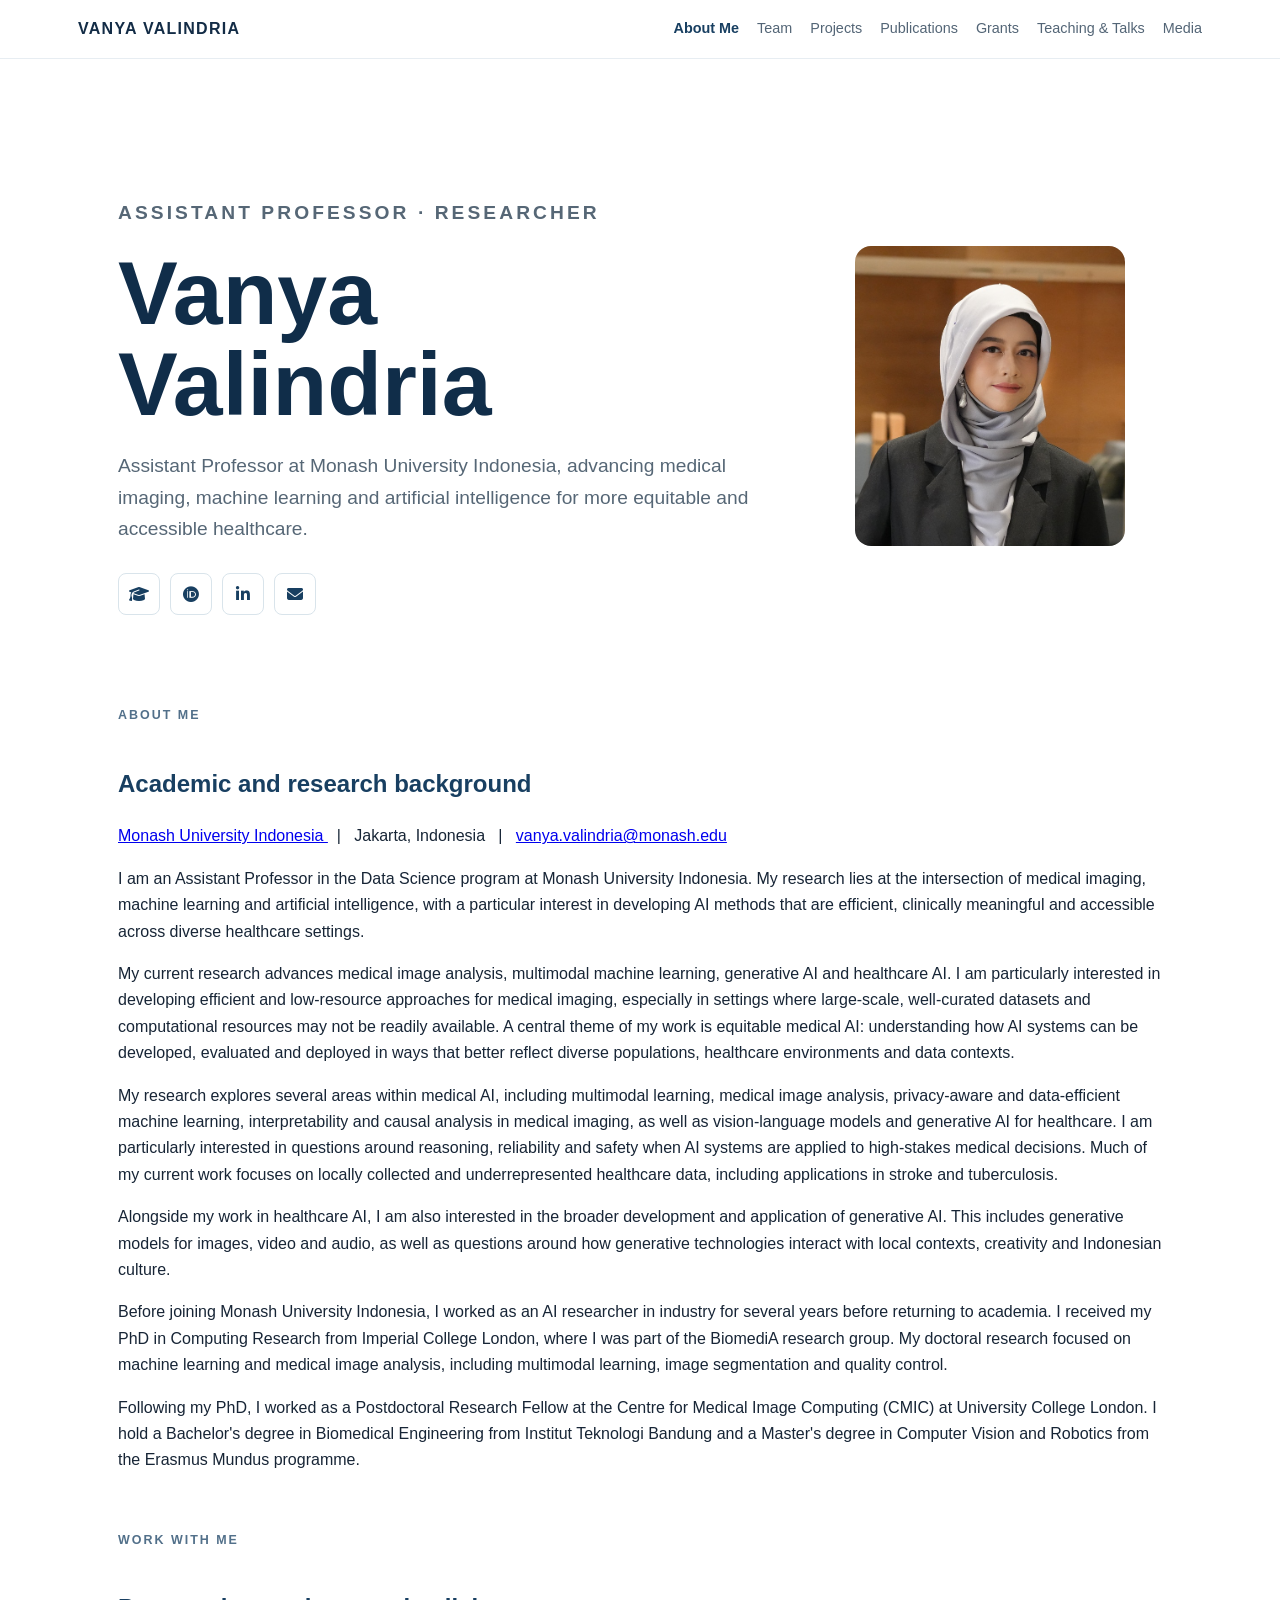
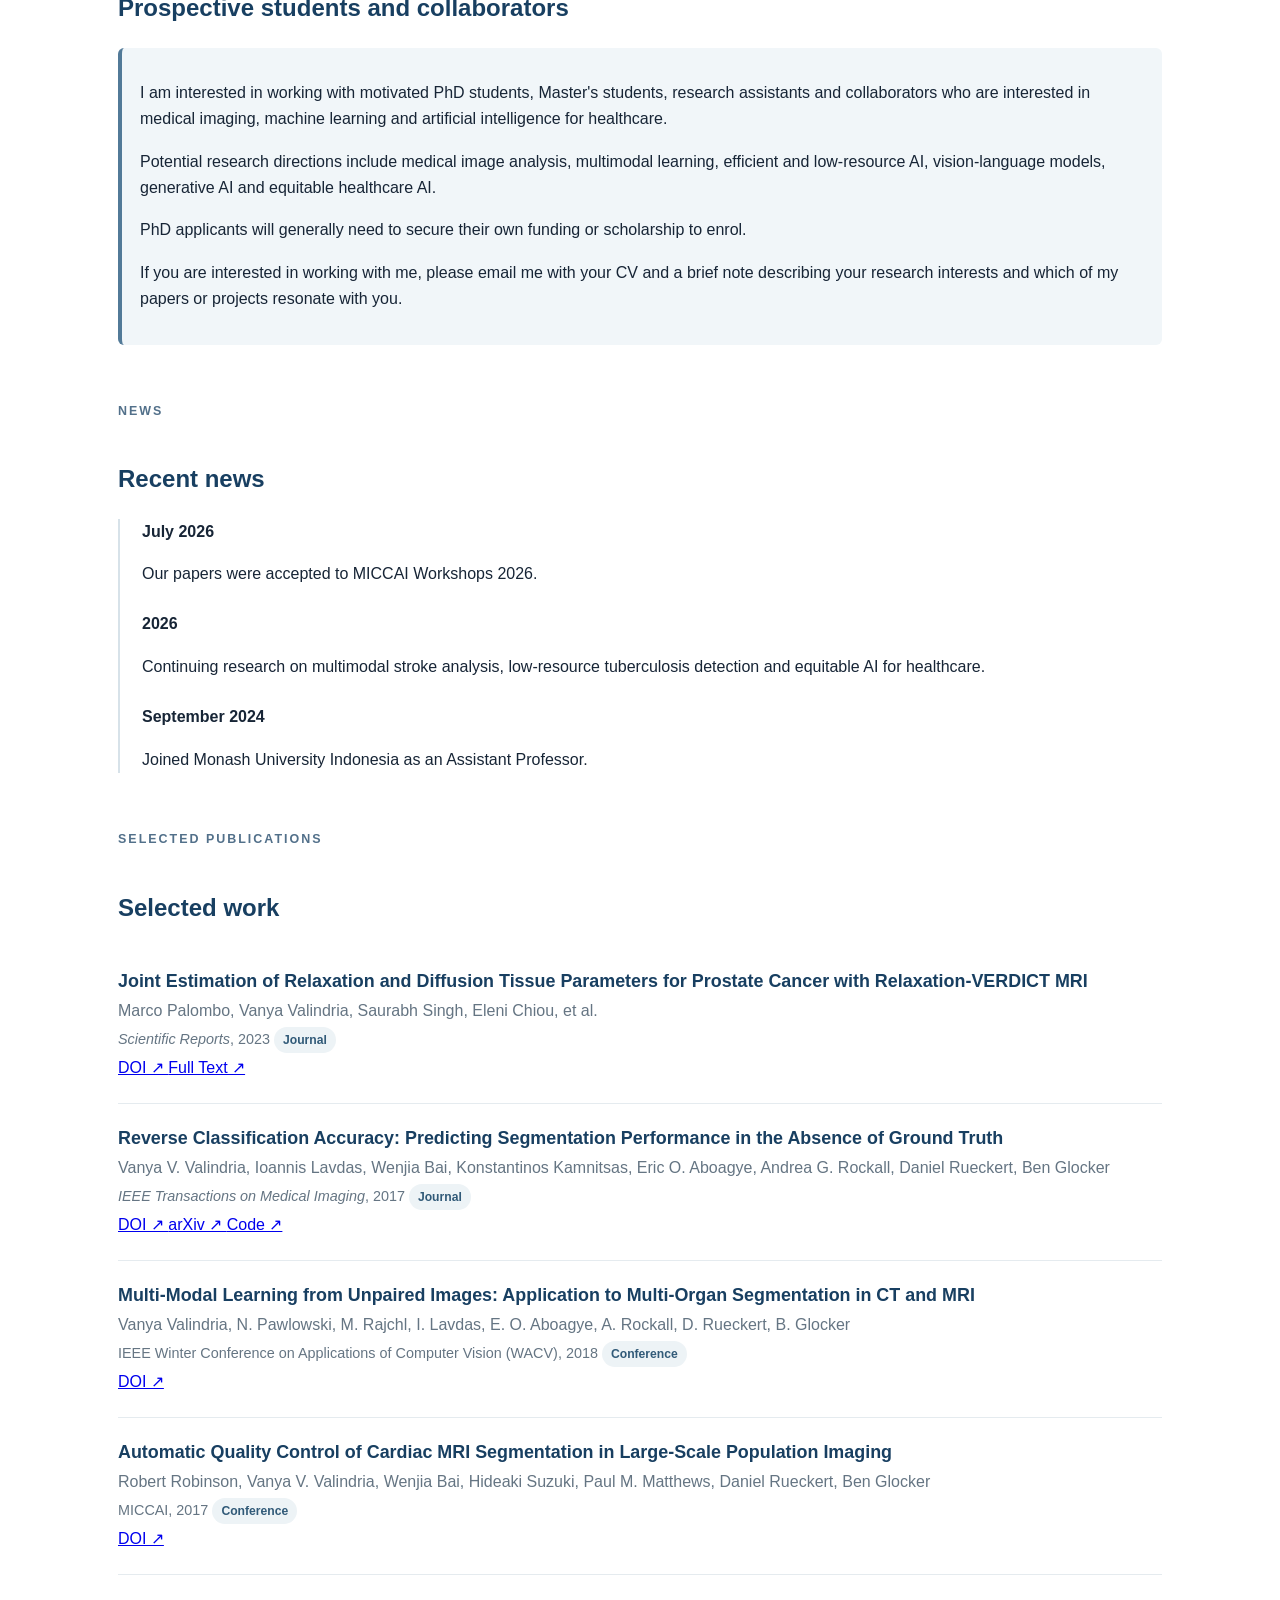
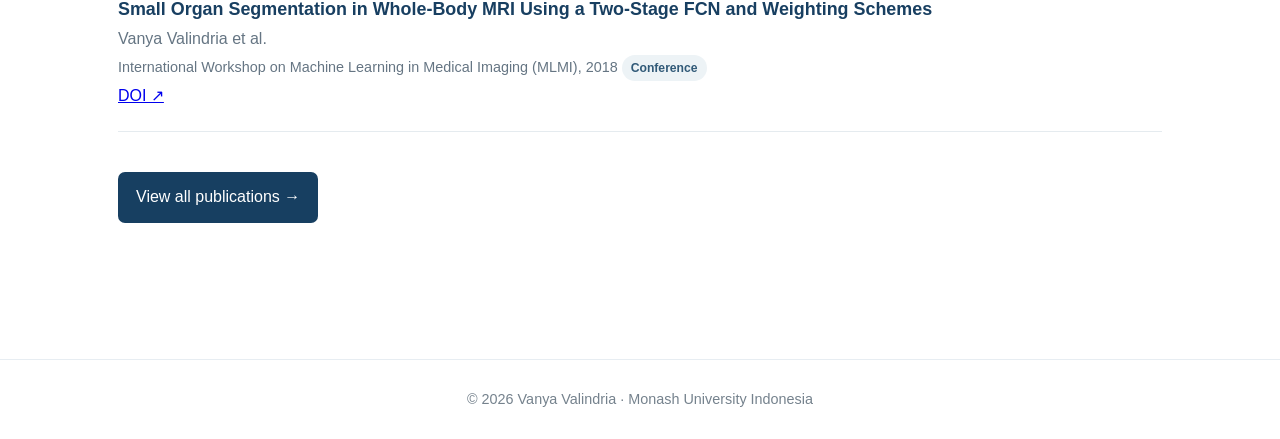
<file: index.html>
<!doctype html>
<html lang="en">

<head>
  <meta charset="utf-8">
  <meta name="viewport" content="width=device-width, initial-scale=1">

  <title>Vanya Valindria | Medical AI Researcher</title>

  <meta name="description"
    content="Vanya Valindria is an Assistant Professor at Monash University Indonesia working on medical imaging, multimodal machine learning and equitable AI for healthcare.">
  <link rel="stylesheet"
      href="https://cdnjs.cloudflare.com/ajax/libs/font-awesome/6.5.2/css/all.min.css">
  <link rel="stylesheet" href="assets/css/style.css">
</head>


<body>

<header>

  <div class="nav">

    <a class="brand" href="index.html">
      VANYA VALINDRIA
    </a>

    <button class="menu" aria-label="Menu">
      ☰
    </button>

    <nav>

      <a class="active" href="index.html">About Me</a>

      <a href="team.html">Team</a>

      <a href="research.html">Projects</a>

      <a href="publications.html">Publications</a>

      <a href="grants.html">Grants</a>

      <a href="teaching-talks.html">Teaching & Talks</a>

      <a href="media.html">Media</a>

    </nav>

  </div>

</header>


<main>


  <!-- =========================
       HERO / INTRODUCTION
  ========================== -->

  <section class="hero">

    <div>

      <p class="eyebrow">
        ASSISTANT PROFESSOR · RESEARCHER
      </p>

      <h1>
        Vanya<br>Valindria
      </h1>

      <p>
        Assistant Professor at Monash University Indonesia,
        advancing medical imaging, machine learning and
        artificial intelligence for more equitable and
        accessible healthcare.
      </p>


   <div class="profile-links">

  <a
    href="https://scholar.google.com/citations?user=osNyLIoAAAAJ&hl=id"
    target="_blank"
    rel="noopener"
    aria-label="Google Scholar"
    title="Google Scholar">

    <i class="fa-solid fa-graduation-cap"></i>

  </a>


  <a
    href="https://orcid.org/0009-0008-0537-3232"
    target="_blank"
    rel="noopener"
    aria-label="ORCID"
    title="ORCID">

    <i class="fa-brands fa-orcid"></i>

  </a>


  <a
    href="https://id.linkedin.com/in/vanyavalindria"
    target="_blank"
    rel="noopener"
    aria-label="LinkedIn"
    title="LinkedIn">

    <i class="fa-brands fa-linkedin-in"></i>

  </a>


  <a
    href="mailto:vanya.valindria@monash.edu"
    aria-label="Email"
    title="Email">

    <i class="fa-solid fa-envelope"></i>

  </a>

</div>

    </div>


    <!-- PROFILE PHOTO -->

    <div class="portrait">

      <img
        src="assets/images/vanya-github.jpg"
        alt="Vanya Valindria">

    </div>

  </section>



  <!-- =========================
       ABOUT ME
  ========================== -->

  <section class="section about-section">

    <p class="eyebrow">
      ABOUT ME
    </p>

    <h2>
      Academic and research background
    </h2>


    <p class="affiliation">

      <a
        href="https://www.monash.edu/indonesia"
        target="_blank"
        rel="noopener">

        Monash University Indonesia

      </a>

      &nbsp; | &nbsp;

      Jakarta, Indonesia

      &nbsp; | &nbsp;

      <a href="mailto:vanya.valindria@monash.edu">
        vanya.valindria@monash.edu
      </a>

    </p>


    <p>

      I am an Assistant Professor in the Data Science program
      at Monash University Indonesia. My research lies at the
      intersection of medical imaging, machine learning and
      artificial intelligence, with a particular interest in
      developing AI methods that are efficient, clinically meaningful
      and accessible across diverse healthcare settings.

    </p>


    <p>

      My current research advances medical image analysis,
      multimodal machine learning, generative AI and healthcare AI.
      I am particularly interested in developing efficient and
      low-resource approaches for medical imaging, especially in
      settings where large-scale, well-curated datasets and
      computational resources may not be readily available.

      A central theme of my work is equitable medical AI:
      understanding how AI systems can be developed, evaluated
      and deployed in ways that better reflect diverse populations,
      healthcare environments and data contexts.

    </p>


    <p>

      My research explores several areas within medical AI,
      including multimodal learning, medical image analysis,
      privacy-aware and data-efficient machine learning,
      interpretability and causal analysis in medical imaging,
      as well as vision-language models and generative AI
      for healthcare.

      I am particularly interested in questions around reasoning,
      reliability and safety when AI systems are applied to
      high-stakes medical decisions.

      Much of my current work focuses on locally collected and
      underrepresented healthcare data, including applications
      in stroke and tuberculosis.

    </p>


    <p>

      Alongside my work in healthcare AI, I am also interested
      in the broader development and application of generative AI.
      This includes generative models for images, video and audio,
      as well as questions around how generative technologies
      interact with local contexts, creativity and Indonesian culture.

    </p>


    <p>

      Before joining Monash University Indonesia, I worked as an
      AI researcher in industry for several years before returning
      to academia.

      I received my PhD in Computing Research from Imperial College
      London, where I was part of the BiomediA research group.
      My doctoral research focused on machine learning and medical
      image analysis, including multimodal learning, image
      segmentation and quality control.

    </p>


    <p>

      Following my PhD, I worked as a Postdoctoral Research Fellow
      at the Centre for Medical Image Computing (CMIC) at
      University College London.

      I hold a Bachelor's degree in Biomedical Engineering from
      Institut Teknologi Bandung and a Master's degree in Computer
      Vision and Robotics from the Erasmus Mundus programme.

    </p>

  </section>



  <!-- =========================
       PROSPECTIVE STUDENTS
  ========================== -->

  <section class="section">

    <p class="eyebrow">
      WORK WITH ME
    </p>

    <h2>
      Prospective students and collaborators
    </h2>


    <div class="notice">

      <p>

        I am interested in working with motivated PhD students,
        Master's students, research assistants and collaborators
        who are interested in medical imaging, machine learning
        and artificial intelligence for healthcare.

      </p>


      <p>

        Potential research directions include medical image analysis,
        multimodal learning, efficient and low-resource AI,
        vision-language models, generative AI and equitable
        healthcare AI.

      </p>


      <p>

        PhD applicants will generally need to secure their own
        funding or scholarship to enrol.

      </p>


      <p>

        If you are interested in working with me, please email me
        with your CV and a brief note describing your research
        interests and which of my papers or projects resonate with you.

      </p>

    </div>

  </section>



  <!-- =========================
       NEWS
  ========================== -->

  <section class="section">

    <p class="eyebrow">
      NEWS
    </p>

    <h2>
      Recent news
    </h2>


    <div class="timeline">


      <div class="item">

        <strong>
          July 2026
        </strong>

        <p>
          Our papers were accepted to MICCAI Workshops 2026.
        </p>

      </div>


      <div class="item">

        <strong>
          2026
        </strong>

        <p>
          Continuing research on multimodal stroke analysis,
          low-resource tuberculosis detection and equitable AI
          for healthcare.
        </p>

      </div>


      <div class="item">

        <strong>
          September 2024
        </strong>

        <p>
          Joined Monash University Indonesia as an Assistant Professor.
        </p>

      </div>


    </div>

  </section>



  <!-- =========================
       SELECTED PUBLICATIONS
  ========================== -->

  <section class="section">

    <p class="eyebrow">
      SELECTED PUBLICATIONS
    </p>

    <h2>
      Selected work
    </h2>



    <!-- PAPER 1 -->

    <article class="pub">

      <h3>

        Joint Estimation of Relaxation and Diffusion Tissue Parameters
        for Prostate Cancer with Relaxation-VERDICT MRI

      </h3>


      <p>

        Marco Palombo, Vanya Valindria, Saurabh Singh,
        Eleni Chiou, et al.

      </p>


      <p class="meta">

        <em>Scientific Reports</em>, 2023

        <span class="tag">
          Journal
        </span>

      </p>


      <div class="pub-links">

        <a
          href="https://doi.org/10.1038/s41598-023-30182-1"
          target="_blank"
          rel="noopener">

          DOI ↗

        </a>


        <a
          href="https://pmc.ncbi.nlm.nih.gov/articles/PMC9943845/"
          target="_blank"
          rel="noopener">

          Full Text ↗

        </a>

      </div>

    </article>



    <!-- PAPER 2 -->

    <article class="pub">

      <h3>

        Reverse Classification Accuracy: Predicting Segmentation
        Performance in the Absence of Ground Truth

      </h3>


      <p>

        Vanya V. Valindria, Ioannis Lavdas, Wenjia Bai,
        Konstantinos Kamnitsas, Eric O. Aboagye,
        Andrea G. Rockall, Daniel Rueckert, Ben Glocker

      </p>


      <p class="meta">

        <em>IEEE Transactions on Medical Imaging</em>, 2017

        <span class="tag">
          Journal
        </span>

      </p>


      <div class="pub-links">

        <a
          href="https://doi.org/10.1109/TMI.2017.2665165"
          target="_blank"
          rel="noopener">

          DOI ↗

        </a>


        <a
          href="https://arxiv.org/abs/1702.03407"
          target="_blank"
          rel="noopener">

          arXiv ↗

        </a>


        <a
          href="https://github.com/vanya2v/Reverse_Classification_Accuracy"
          target="_blank"
          rel="noopener">

          Code ↗

        </a>

      </div>

    </article>



    <!-- PAPER 3 -->

    <article class="pub">

      <h3>

        Multi-Modal Learning from Unpaired Images:
        Application to Multi-Organ Segmentation in CT and MRI

      </h3>


      <p>

        Vanya Valindria, N. Pawlowski, M. Rajchl,
        I. Lavdas, E. O. Aboagye, A. Rockall,
        D. Rueckert, B. Glocker

      </p>


      <p class="meta">

        IEEE Winter Conference on Applications of Computer Vision
        (WACV), 2018

        <span class="tag">
          Conference
        </span>

      </p>


      <div class="pub-links">

        <a
          href="https://doi.org/10.1109/WACV.2018.00066"
          target="_blank"
          rel="noopener">

          DOI ↗

        </a>

      </div>

    </article>



    <!-- PAPER 4 -->

    <article class="pub">

      <h3>

        Automatic Quality Control of Cardiac MRI Segmentation
        in Large-Scale Population Imaging

      </h3>


      <p>

        Robert Robinson, Vanya V. Valindria, Wenjia Bai,
        Hideaki Suzuki, Paul M. Matthews,
        Daniel Rueckert, Ben Glocker

      </p>


      <p class="meta">

        MICCAI, 2017

        <span class="tag">
          Conference
        </span>

      </p>


      <div class="pub-links">

        <a
          href="https://doi.org/10.1007/978-3-319-66182-7_82"
          target="_blank"
          rel="noopener">

          DOI ↗

        </a>

      </div>

    </article>



    <!-- PAPER 5 -->

    <article class="pub">

      <h3>

        Small Organ Segmentation in Whole-Body MRI
        Using a Two-Stage FCN and Weighting Schemes

      </h3>


      <p>

        Vanya Valindria et al.

      </p>


      <p class="meta">

        International Workshop on Machine Learning in Medical Imaging
        (MLMI), 2018

        <span class="tag">
          Conference
        </span>

      </p>


      <div class="pub-links">

        <a
          href="https://doi.org/10.1007/978-3-030-00919-9_40"
          target="_blank"
          rel="noopener">

          DOI ↗

        </a>

      </div>

    </article>


    <p style="margin-top: 32px">

      <a class="button" href="publications.html">
        View all publications →
      </a>

    </p>

  </section>


</main>


<footer>

  © <span id="year"></span>
  Vanya Valindria · Monash University Indonesia

</footer>


<script src="assets/js/main.js"></script>

</body>

</html>
</file>
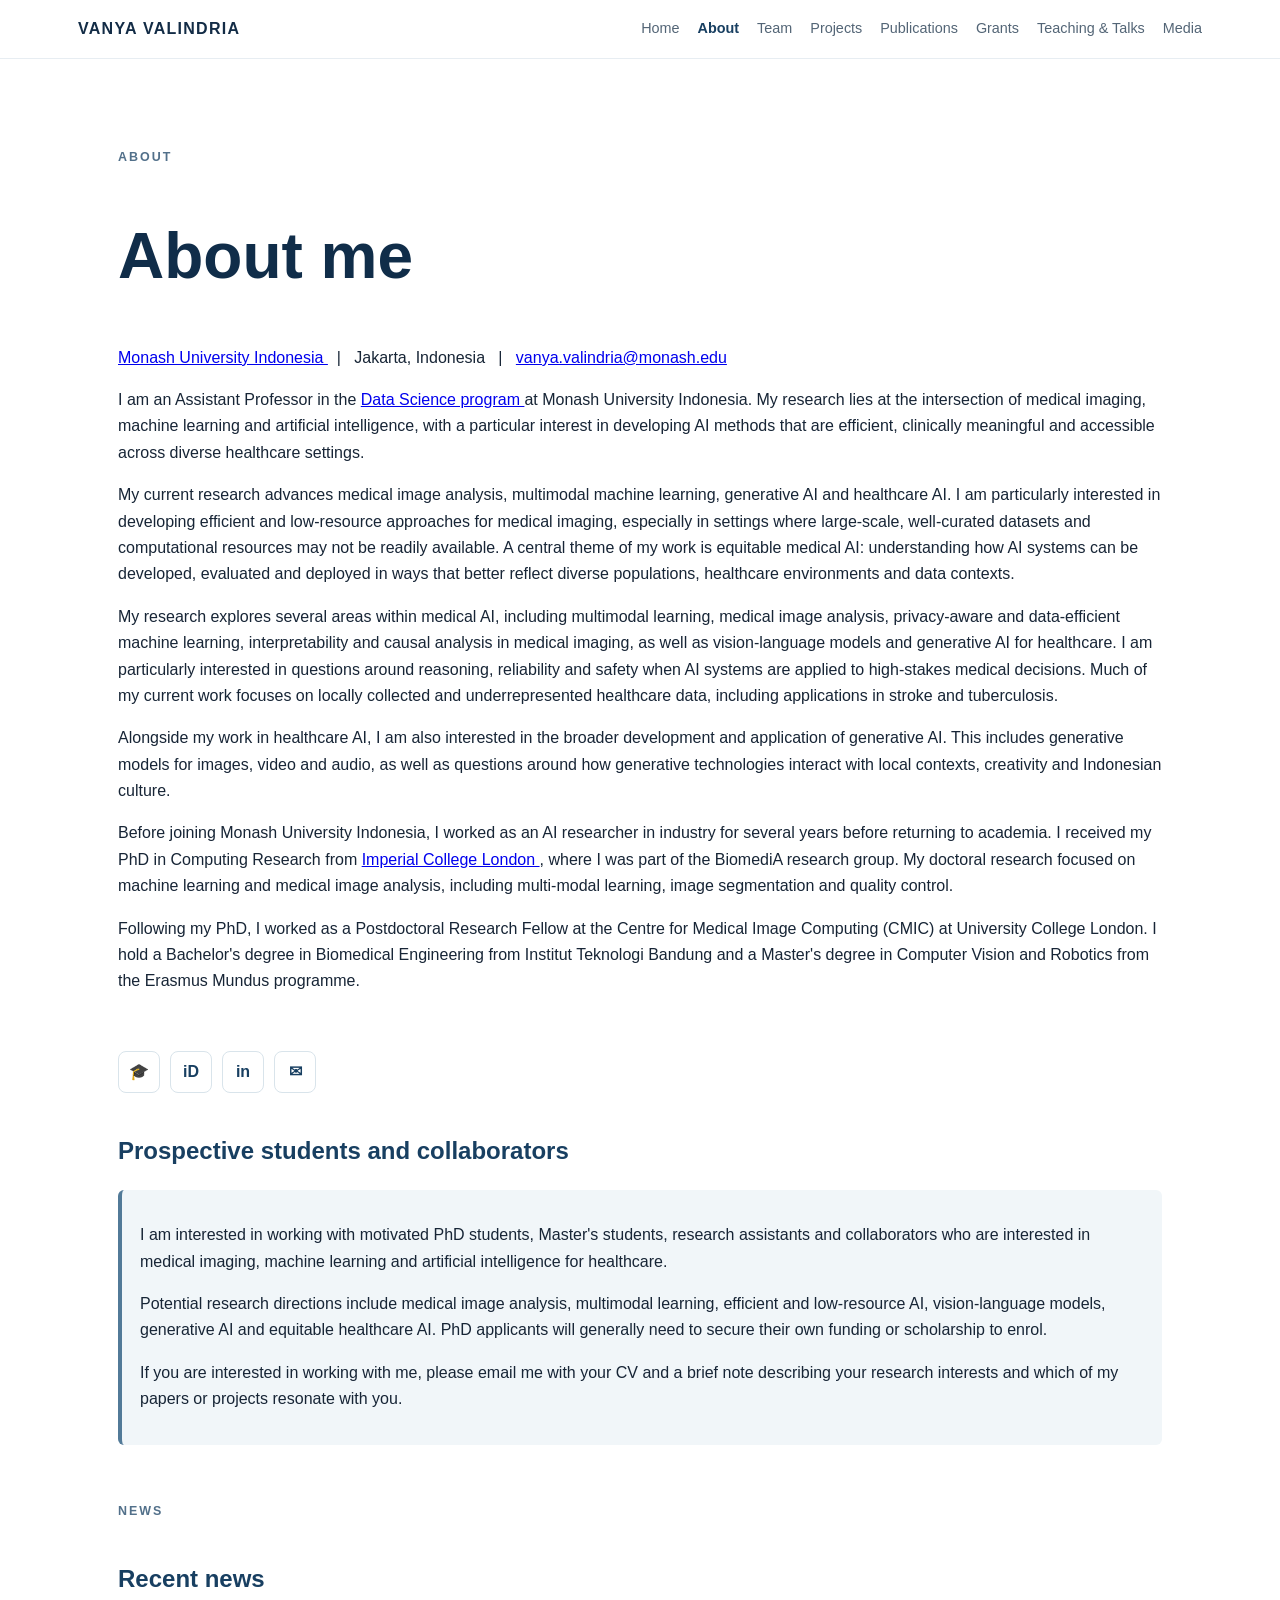
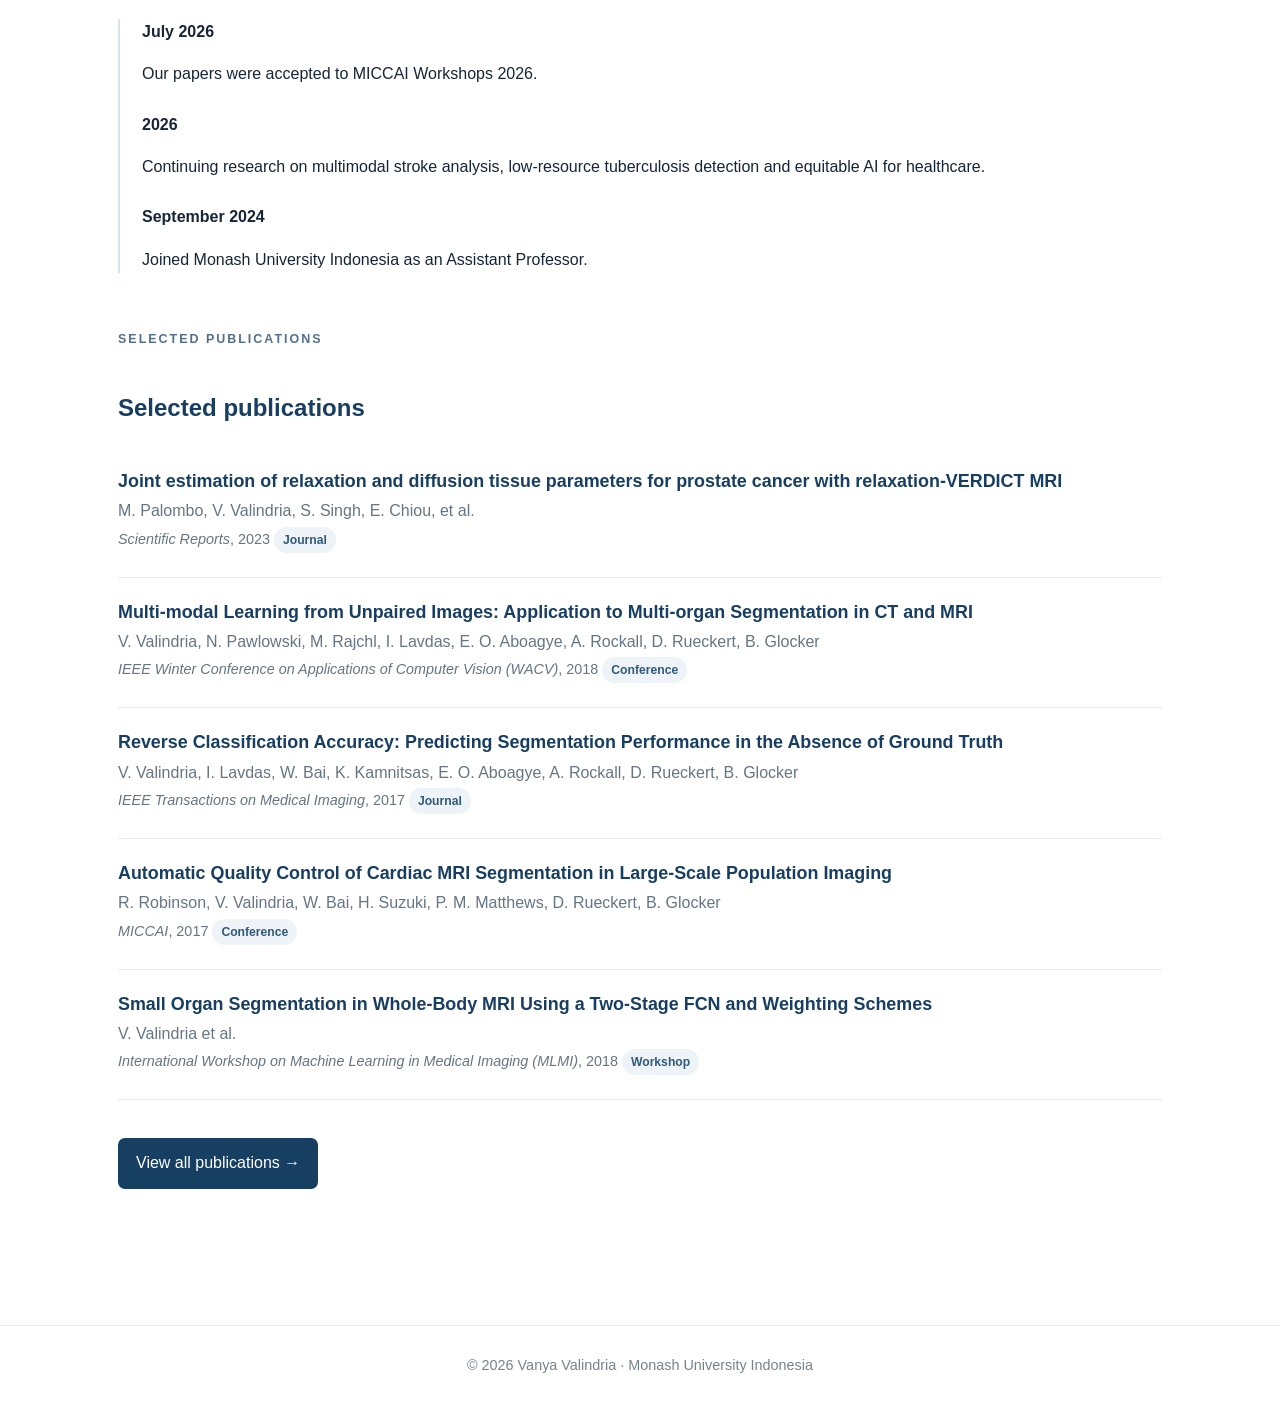
<file: about.html>
<!doctype html>
<html lang="en">

<head>
  <meta charset="utf-8">
  <meta name="viewport" content="width=device-width,initial-scale=1">

  <title>About | Vanya Valindria</title>

  <link rel="stylesheet" href="assets/css/style.css">
</head>

<body>

<header>
  <div class="nav">

    <a class="brand" href="index.html">
      VANYA VALINDRIA
    </a>

    <button class="menu" aria-label="Menu">
      ☰
    </button>

    <nav>
      <a href="index.html">Home</a>
      <a class="active" href="about.html">About</a>
      <a href="team.html">Team</a>
      <a href="research.html">Projects</a>
      <a href="publications.html">Publications</a>
      <a href="grants.html">Grants</a>
      <a href="teaching-talks.html">Teaching & Talks</a>
      <a href="media.html">Media</a>
    </nav>

  </div>
</header>


<main>

  <!-- ABOUT -->

  <section class="section">

    <p class="eyebrow">ABOUT</p>

    <h1>About me</h1>

    <p class="affiliation">
      <a href="https://www.monash.edu/indonesia">
        Monash University Indonesia
      </a>
      &nbsp; | &nbsp;
      Jakarta, Indonesia
      &nbsp; | &nbsp;
      <a href="mailto:vanya.valindria@monash.edu">
        vanya.valindria@monash.edu
      </a>
    </p>

    <p>
      I am an Assistant Professor in the
      <a href="https://www.monash.edu/indonesia/our-programs/master-of-data-science">
        Data Science program
      </a>
      at Monash University Indonesia. My research lies at the intersection of
      medical imaging, machine learning and artificial intelligence, with a
      particular interest in developing AI methods that are efficient,
      clinically meaningful and accessible across diverse healthcare settings.
    </p>

    <p>
      My current research advances medical image analysis, multimodal machine
      learning, generative AI and healthcare AI. I am particularly interested
      in developing efficient and low-resource approaches for medical imaging,
      especially in settings where large-scale, well-curated datasets and
      computational resources may not be readily available. A central theme of
      my work is equitable medical AI: understanding how AI systems can be
      developed, evaluated and deployed in ways that better reflect diverse
      populations, healthcare environments and data contexts.
    </p>

    <p>
      My research explores several areas within medical AI, including
      multimodal learning, medical image analysis, privacy-aware and
      data-efficient machine learning, interpretability and causal analysis
      in medical imaging, as well as vision-language models and generative AI
      for healthcare. I am particularly interested in questions around
      reasoning, reliability and safety when AI systems are applied to
      high-stakes medical decisions. Much of my current work focuses on
      locally collected and underrepresented healthcare data, including
      applications in stroke and tuberculosis.
    </p>

    <p>
      Alongside my work in healthcare AI, I am also interested in the broader
      development and application of generative AI. This includes generative
      models for images, video and audio, as well as questions around how
      generative technologies interact with local contexts, creativity and
      Indonesian culture.
    </p>

    <p>
      Before joining Monash University Indonesia, I worked as an AI researcher
      in industry for several years before returning to academia. I received my
      PhD in Computing Research from
      <a href="https://www.imperial.ac.uk/computing/research/">
        Imperial College London
      </a>,
      where I was part of the BiomediA research group. My doctoral research
      focused on machine learning and medical image analysis, including
      multi-modal learning, image segmentation and quality control.
    </p>

    <p>
      Following my PhD, I worked as a Postdoctoral Research Fellow at the
      Centre for Medical Image Computing (CMIC) at University College London.
      I hold a Bachelor's degree in Biomedical Engineering from Institut
      Teknologi Bandung and a Master's degree in Computer Vision and Robotics
      from the Erasmus Mundus programme.
    </p>

  </section>

<div class="profile-links">

  <a href="https://scholar.google.com/citations?user=osNyLIoAAAAJ&hl=id"
     target="_blank"
     aria-label="Google Scholar"
     title="Google Scholar">
    🎓
  </a>

  <a href="https://orcid.org/0009-0008-0537-3232"
     target="_blank"
     aria-label="ORCID"
     title="ORCID">
    iD
  </a>

  <a href="https://id.linkedin.com/in/vanyavalindria"
     target="_blank"
     aria-label="LinkedIn"
     title="LinkedIn">
    in
  </a>

  <a href="mailto:vanya.valindria@monash.edu"
     aria-label="Email"
     title="Email">
    ✉
  </a>

</div>
  
  <!-- PROSPECTIVE STUDENTS -->

  <section class="section">

    <h2>Prospective students and collaborators</h2>

    <div class="notice">

      <p>
        I am interested in working with motivated PhD students, Master's
        students, research assistants and collaborators who are interested in
        medical imaging, machine learning and artificial intelligence for
        healthcare.
      </p>

      <p>
        Potential research directions include medical image analysis,
        multimodal learning, efficient and low-resource AI, vision-language
        models, generative AI and equitable healthcare AI. PhD applicants will
        generally need to secure their own funding or scholarship to enrol.
      </p>

      <p>
        If you are interested in working with me, please email me with your CV
        and a brief note describing your research interests and which of my
        papers or projects resonate with you.
      </p>

    </div>

  </section>


  <!-- NEWS -->

  <section class="section">

    <p class="eyebrow">NEWS</p>

    <h2>Recent news</h2>

    <div class="timeline">

      <div class="item">
        <strong>July 2026</strong>
        <p>
          Our papers were accepted to MICCAI Workshops 2026.
        </p>
      </div>

      <div class="item">
        <strong>2026</strong>
        <p>
          Continuing research on multimodal stroke analysis, low-resource
          tuberculosis detection and equitable AI for healthcare.
        </p>
      </div>

      <div class="item">
        <strong>September 2024</strong>
        <p>
          Joined Monash University Indonesia as an Assistant Professor.
        </p>
      </div>

    </div>

  </section>


  <!-- SELECTED PUBLICATIONS -->

  <section class="section">

    <p class="eyebrow">SELECTED PUBLICATIONS</p>

    <h2>Selected publications</h2>

    <div class="pub">

      <h3>
        Joint estimation of relaxation and diffusion tissue parameters for
        prostate cancer with relaxation-VERDICT MRI
      </h3>

      <p>
        M. Palombo, V. Valindria, S. Singh, E. Chiou, et al.
      </p>

      <p class="meta">
        <em>Scientific Reports</em>, 2023
        <span class="tag">Journal</span>
      </p>

    </div>


    <div class="pub">

      <h3>
        Multi-modal Learning from Unpaired Images: Application to Multi-organ
        Segmentation in CT and MRI
      </h3>

      <p>
        V. Valindria, N. Pawlowski, M. Rajchl, I. Lavdas,
        E. O. Aboagye, A. Rockall, D. Rueckert, B. Glocker
      </p>

      <p class="meta">
        <em>IEEE Winter Conference on Applications of Computer Vision
        (WACV)</em>, 2018
        <span class="tag">Conference</span>
      </p>

    </div>


    <div class="pub">

      <h3>
        Reverse Classification Accuracy: Predicting Segmentation Performance
        in the Absence of Ground Truth
      </h3>

      <p>
        V. Valindria, I. Lavdas, W. Bai, K. Kamnitsas,
        E. O. Aboagye, A. Rockall, D. Rueckert, B. Glocker
      </p>

      <p class="meta">
        <em>IEEE Transactions on Medical Imaging</em>, 2017
        <span class="tag">Journal</span>
      </p>

    </div>


    <div class="pub">

      <h3>
        Automatic Quality Control of Cardiac MRI Segmentation in Large-Scale
        Population Imaging
      </h3>

      <p>
        R. Robinson, V. Valindria, W. Bai, H. Suzuki,
        P. M. Matthews, D. Rueckert, B. Glocker
      </p>

      <p class="meta">
        <em>MICCAI</em>, 2017
        <span class="tag">Conference</span>
      </p>

    </div>


    <div class="pub">

      <h3>
        Small Organ Segmentation in Whole-Body MRI Using a Two-Stage FCN and
        Weighting Schemes
      </h3>

      <p>
        V. Valindria et al.
      </p>

      <p class="meta">
        <em>International Workshop on Machine Learning in Medical Imaging
        (MLMI)</em>, 2018
        <span class="tag">Workshop</span>
      </p>

    </div>


    <p style="margin-top:30px">

      <a class="button" href="publications.html">
        View all publications →
      </a>

    </p>

  </section>


</main>


<footer>
  © <span id="year"></span> Vanya Valindria · Monash University Indonesia
</footer>

<script src="assets/js/main.js"></script>

</body>
</html>
</file>
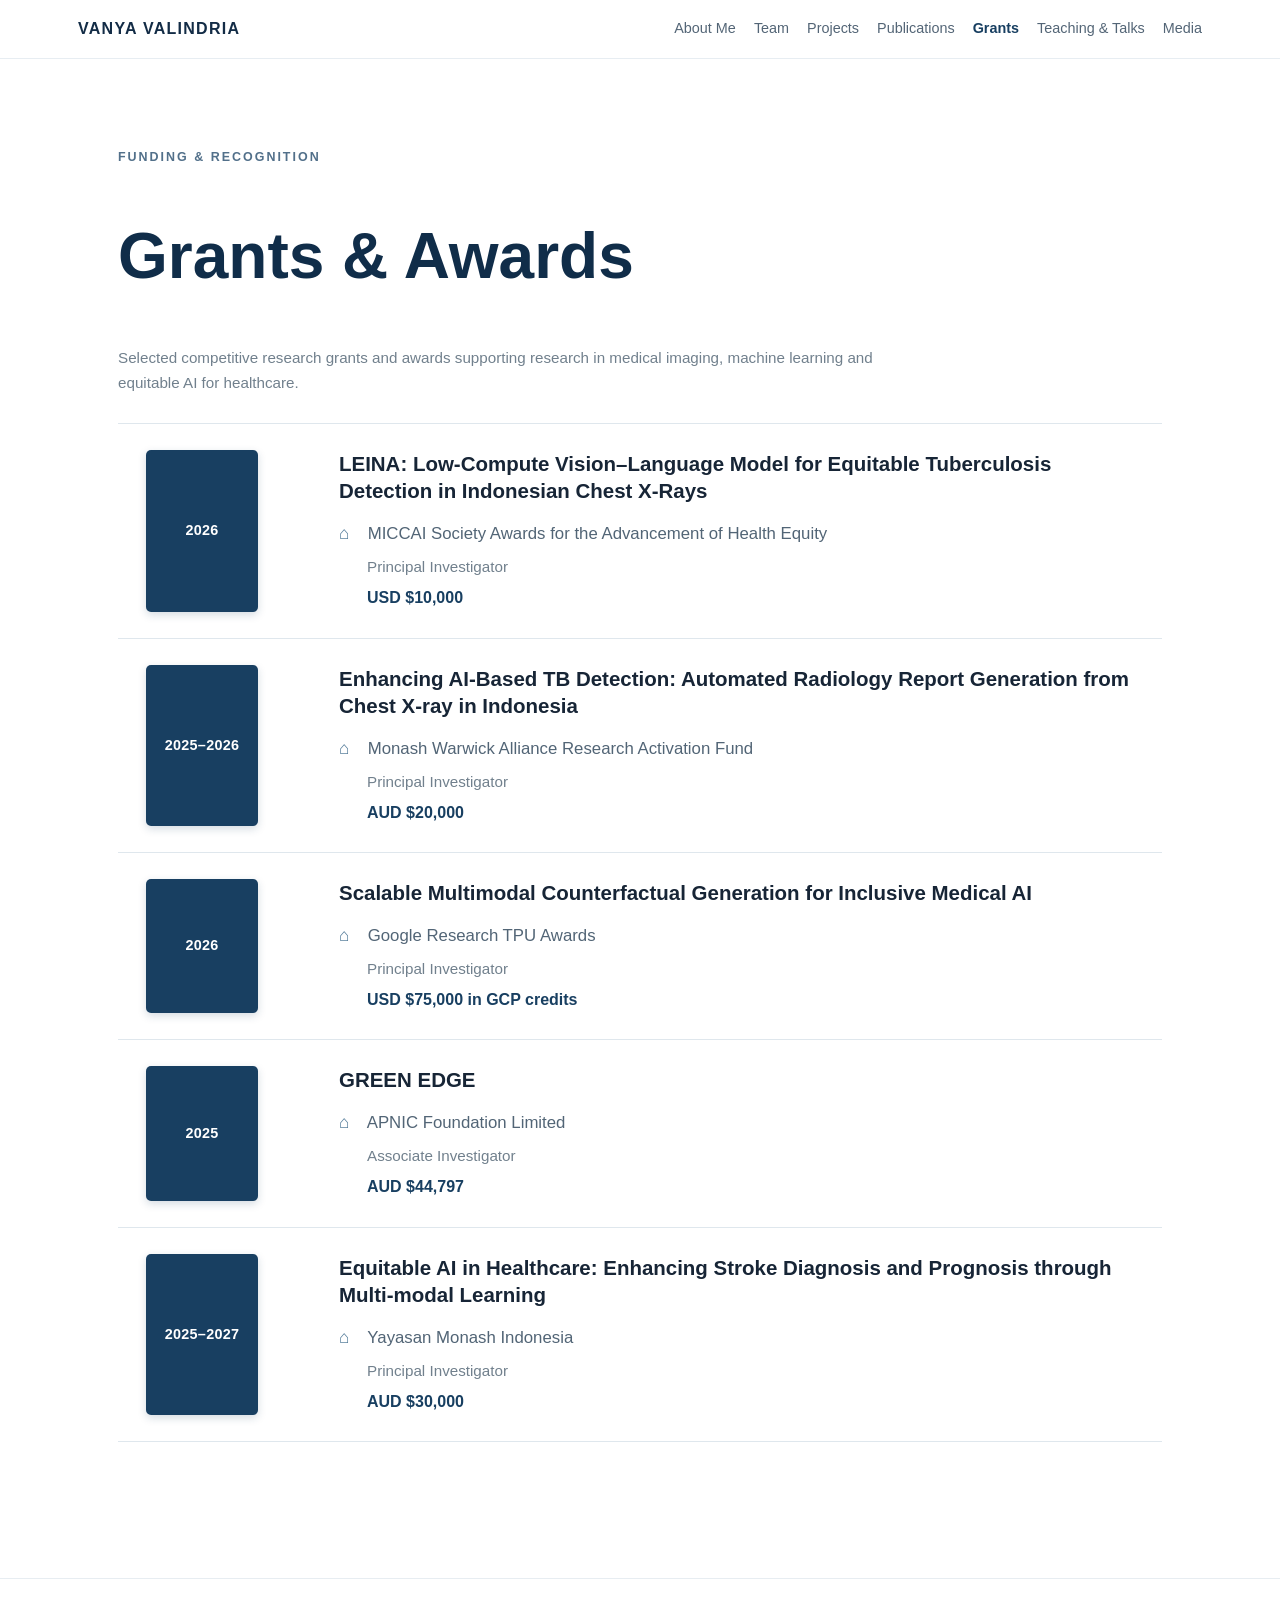
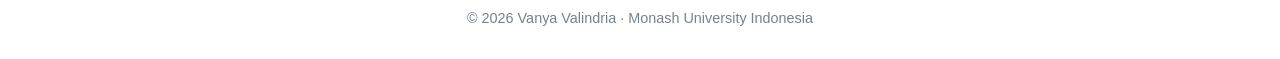
<file: grants.html>
<!doctype html>
<html lang="en">

<head>
  <meta charset="utf-8">
  <meta name="viewport" content="width=device-width,initial-scale=1">

  <title>Grants | Vanya Valindria</title>

  <link rel="stylesheet" href="assets/css/style.css">
</head>

<body>

<header>
  <div class="nav">

    <a class="brand" href="index.html">
      VANYA VALINDRIA
    </a>

    <button class="menu" aria-label="Menu">☰</button>

    <nav>
      <a href="index.html">About Me</a>
      <a href="team.html">Team</a>
      <a href="research.html">Projects</a>
      <a href="publications.html">Publications</a>
      <a class="active" href="grants.html">Grants</a>
      <a href="teaching-talks.html">Teaching & Talks</a>
      <a href="media.html">Media</a>
    </nav>

  </div>
</header>


<main>

  <section class="section grants-section">

    <p class="eyebrow">FUNDING & RECOGNITION</p>

    <h1>Grants & Awards</h1>

    <p class="section-intro">
      Selected competitive research grants and awards supporting research
      in medical imaging, machine learning and equitable AI for healthcare.
    </p>


    <div class="grants-list">


      <!-- 2026–2027 -->

      <article class="grant-item">

        <div class="grant-year">
          2026
        </div>

        <div class="grant-content">

          <h2>
            LEINA: Low-Compute Vision–Language Model for Equitable
            Tuberculosis Detection in Indonesian Chest X-Rays
          </h2>

          <div class="grant-details">

            <p class="grant-funder">
              <span class="grant-icon">⌂</span>
              MICCAI Society Awards for the Advancement of Health Equity
            </p>

            <p class="grant-role">
              Principal Investigator
            </p>

            <p class="grant-amount">
              USD $10,000
            </p>

          </div>

        </div>

      </article>


      <!-- 2025–2027 -->

      <article class="grant-item">

        <div class="grant-year">
          2025–2026
        </div>

        <div class="grant-content">

          <h2>
            Enhancing AI-Based TB Detection: Automated Radiology Report
            Generation from Chest X-ray in Indonesia
          </h2>

          <div class="grant-details">

            <p class="grant-funder">
              <span class="grant-icon">⌂</span>
              Monash Warwick Alliance Research Activation Fund
            </p>

            <p class="grant-role">
              Principal Investigator
            </p>

            <p class="grant-amount">
              AUD $20,000
            </p>

          </div>

        </div>

      </article>


      <!-- 2025–2026 -->

      <article class="grant-item">

        <div class="grant-year">
          2026
        </div>

        <div class="grant-content">

          <h2>
            Scalable Multimodal Counterfactual Generation for Inclusive
            Medical AI
          </h2>

          <div class="grant-details">

            <p class="grant-funder">
              <span class="grant-icon">⌂</span>
              Google Research TPU Awards
            </p>

            <p class="grant-role">
              Principal Investigator
            </p>

            <p class="grant-amount">
              USD $75,000 in GCP credits
            </p>

          </div>

        </div>

      </article>


      <!-- 2025–2026 -->

      <article class="grant-item">

        <div class="grant-year">
          2025
        </div>

        <div class="grant-content">

          <h2>
            GREEN EDGE
          </h2>

          <div class="grant-details">

            <p class="grant-funder">
              <span class="grant-icon">⌂</span>
              APNIC Foundation Limited
            </p>

            <p class="grant-role">
              Associate Investigator
            </p>

            <p class="grant-amount">
              AUD $44,797
            </p>

          </div>

        </div>

      </article>


      <!-- 2024–2027 -->

      <article class="grant-item">

        <div class="grant-year">
          2025–2027
        </div>

        <div class="grant-content">

          <h2>
            Equitable AI in Healthcare: Enhancing Stroke Diagnosis and
            Prognosis through Multi-modal Learning
          </h2>

          <div class="grant-details">

            <p class="grant-funder">
              <span class="grant-icon">⌂</span>
              Yayasan Monash Indonesia
            </p>

            <p class="grant-role">
              Principal Investigator
            </p>

            <p class="grant-amount">
              AUD $30,000
            </p>

          </div>

        </div>

      </article>


    </div>

  </section>

</main>


<footer>
  © <span id="year"></span> Vanya Valindria · Monash University Indonesia
</footer>

<script src="assets/js/main.js"></script>

</body>
</html>
</file>
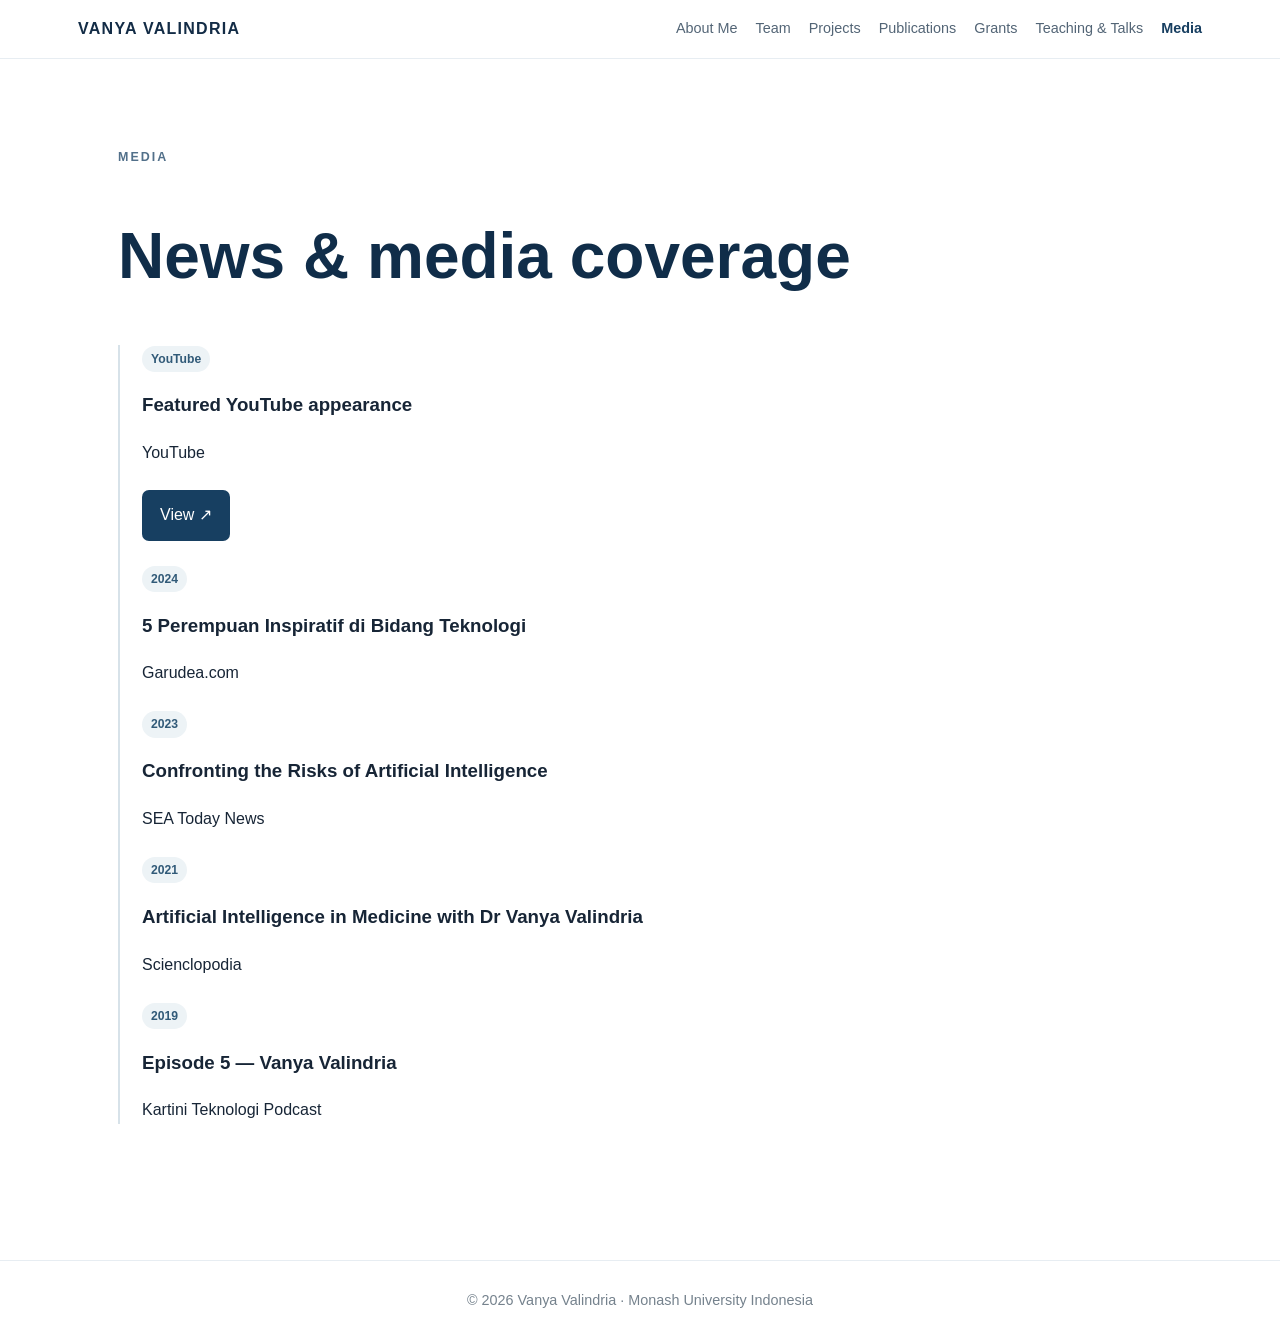
<file: media.html>
<!doctype html><html lang="en"><head><meta charset="utf-8"><meta name="viewport" content="width=device-width,initial-scale=1"><title>Media | Vanya Valindria</title><link rel="stylesheet" href="assets/css/style.css"></head><body><header><div class="nav"><a class="brand" href="index.html">VANYA VALINDRIA</a><button class="menu" aria-label="Menu">☰</button><nav>
<a href="index.html">About Me</a><a class="" href="team.html">Team</a><a class="" href="research.html">Projects</a><a class="" href="publications.html">Publications</a><a class="" href="grants.html">Grants</a><a class="" href="teaching-talks.html">Teaching & Talks</a><a class="active" href="media.html">Media</a></nav></div></header><main><section class=section><p class=eyebrow>MEDIA</p><h1>News & media coverage</h1><div id=media class=timeline></div></section></main><footer>© <span id="year"></span> Vanya Valindria · Monash University Indonesia</footer><script src="assets/js/main.js"></script></body></html>
</file>
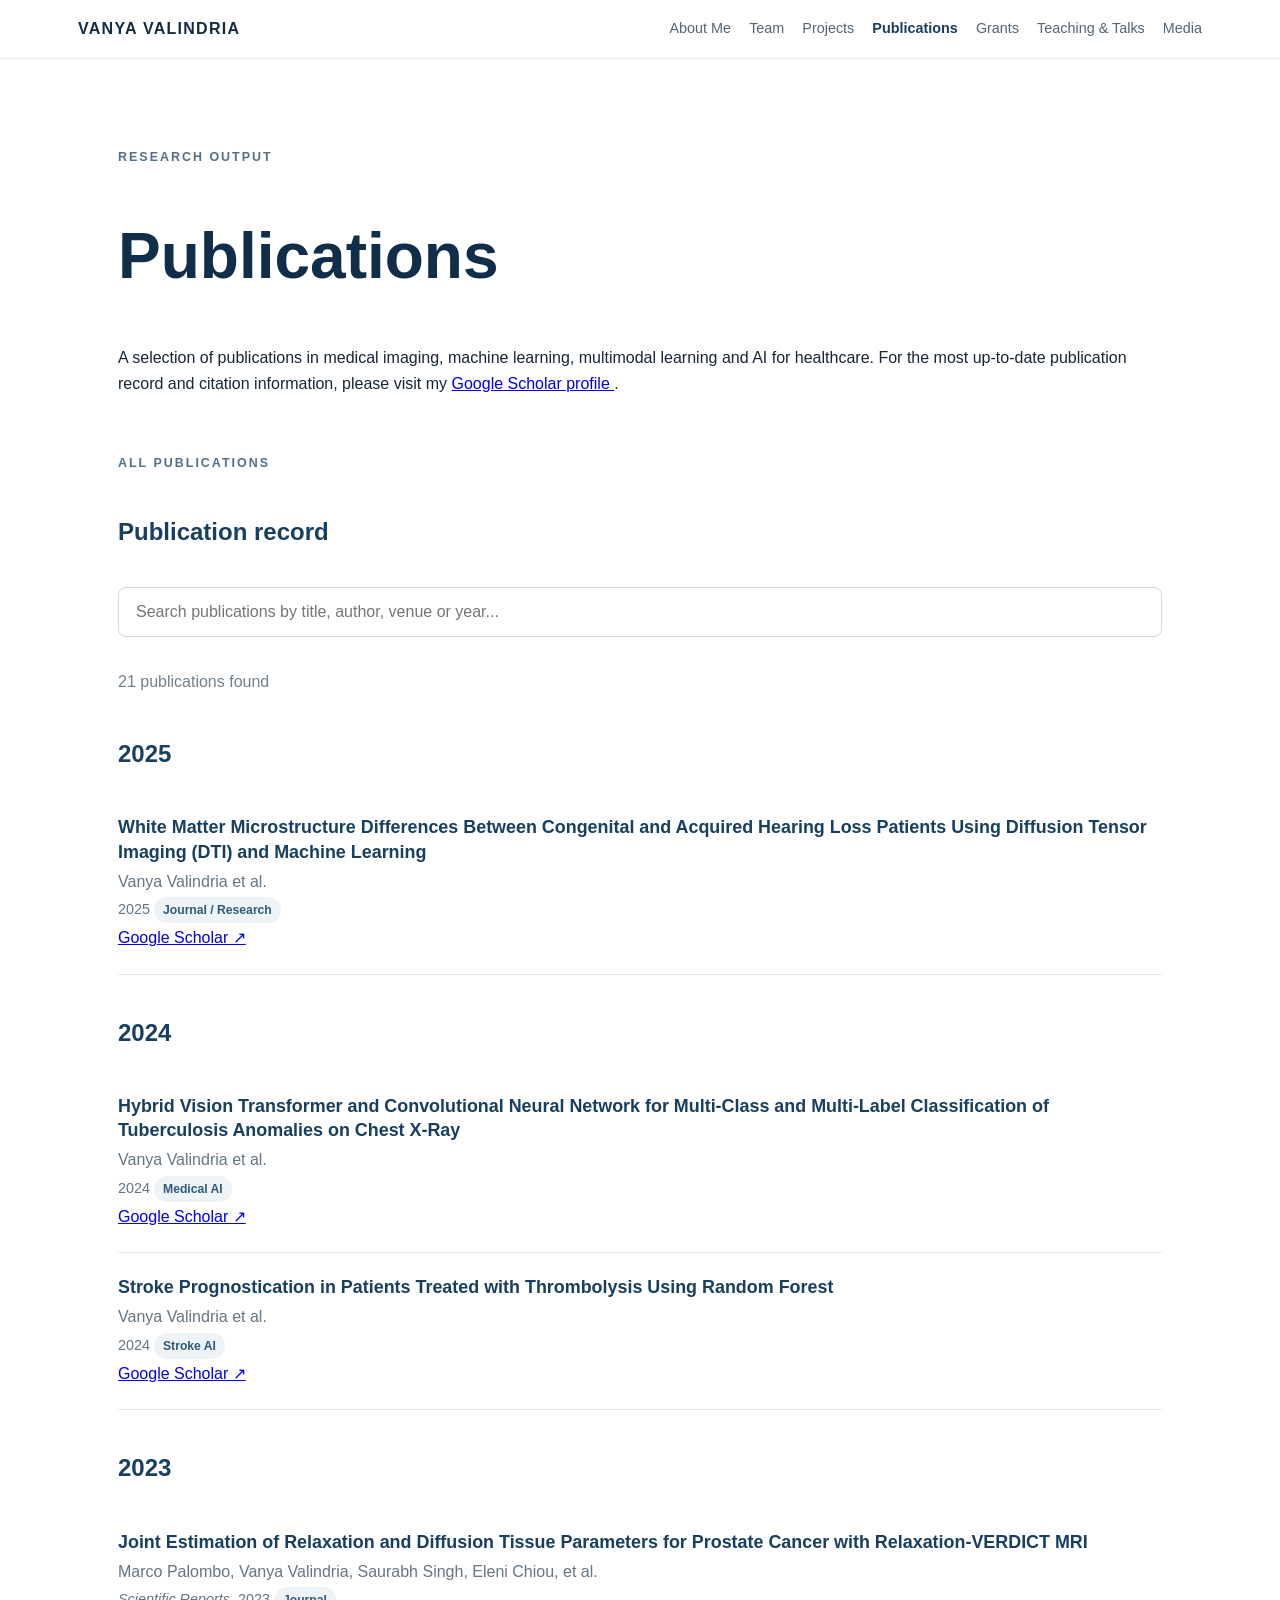
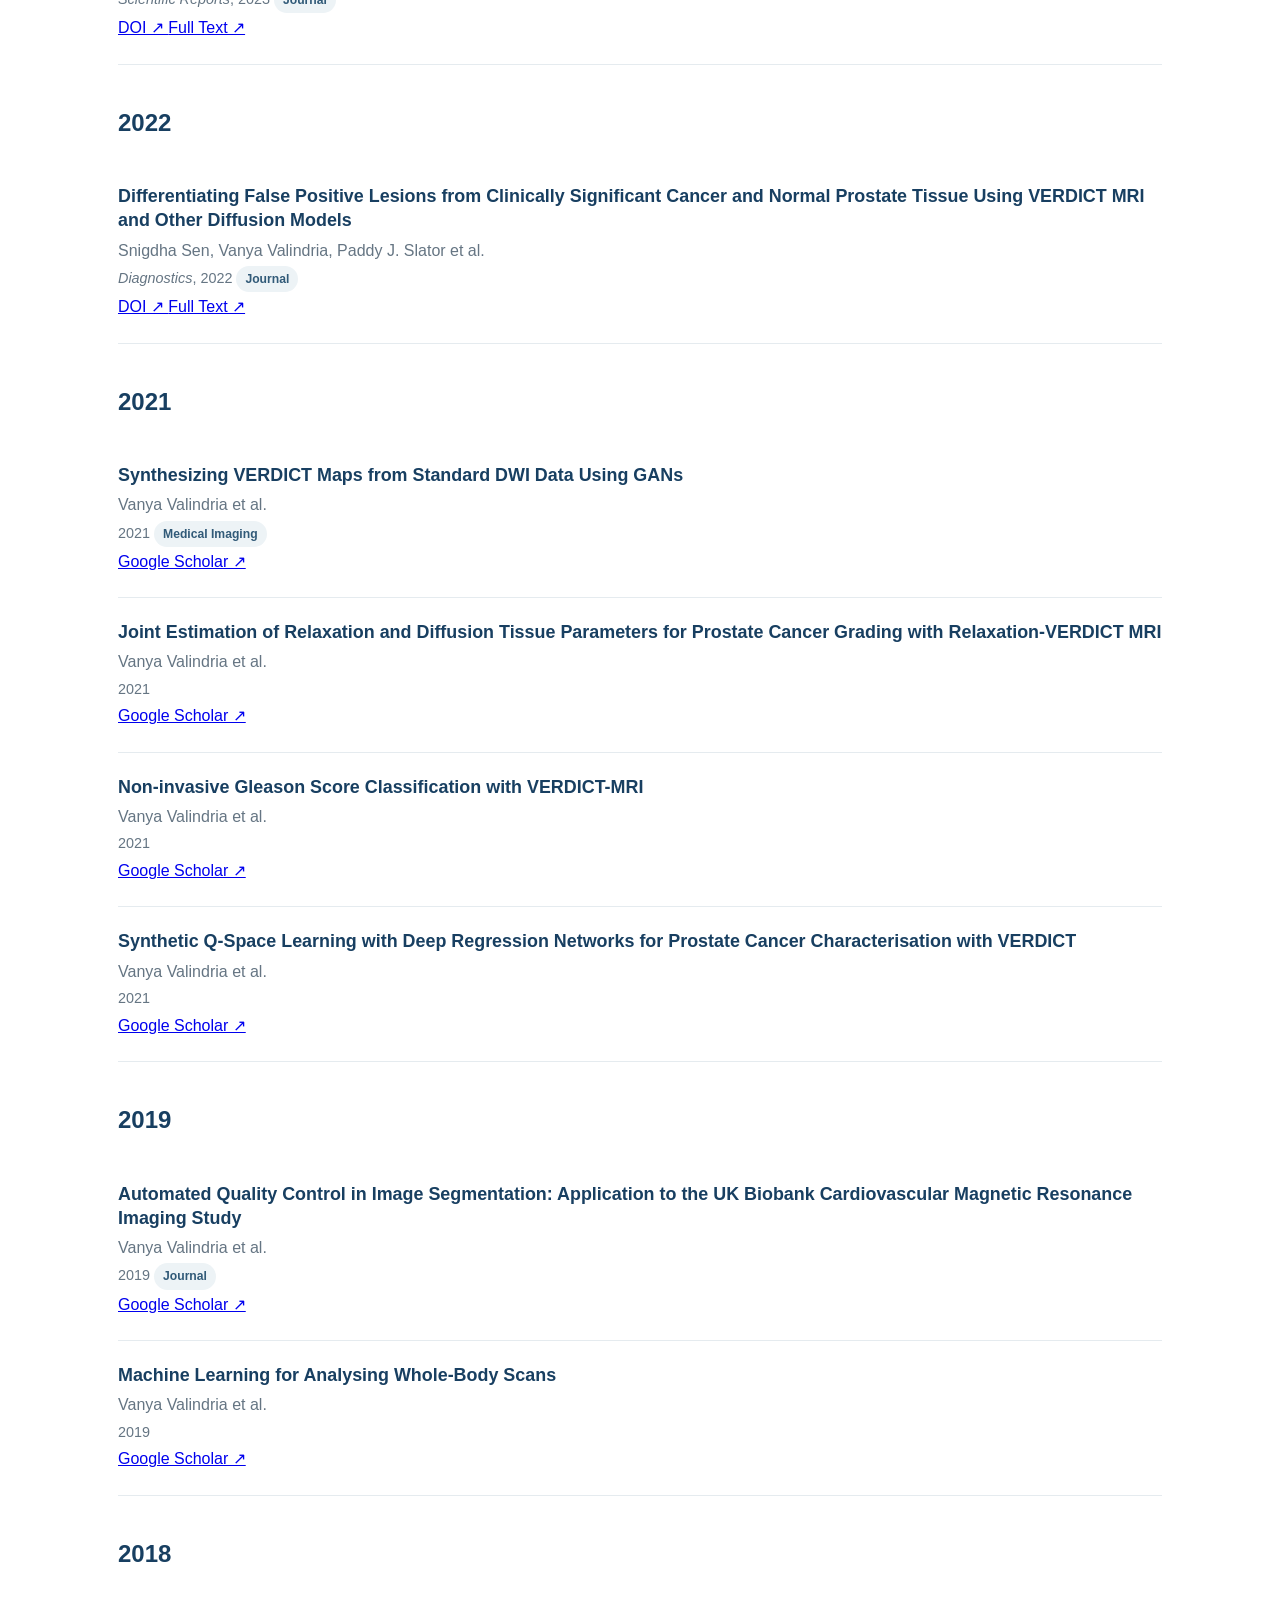
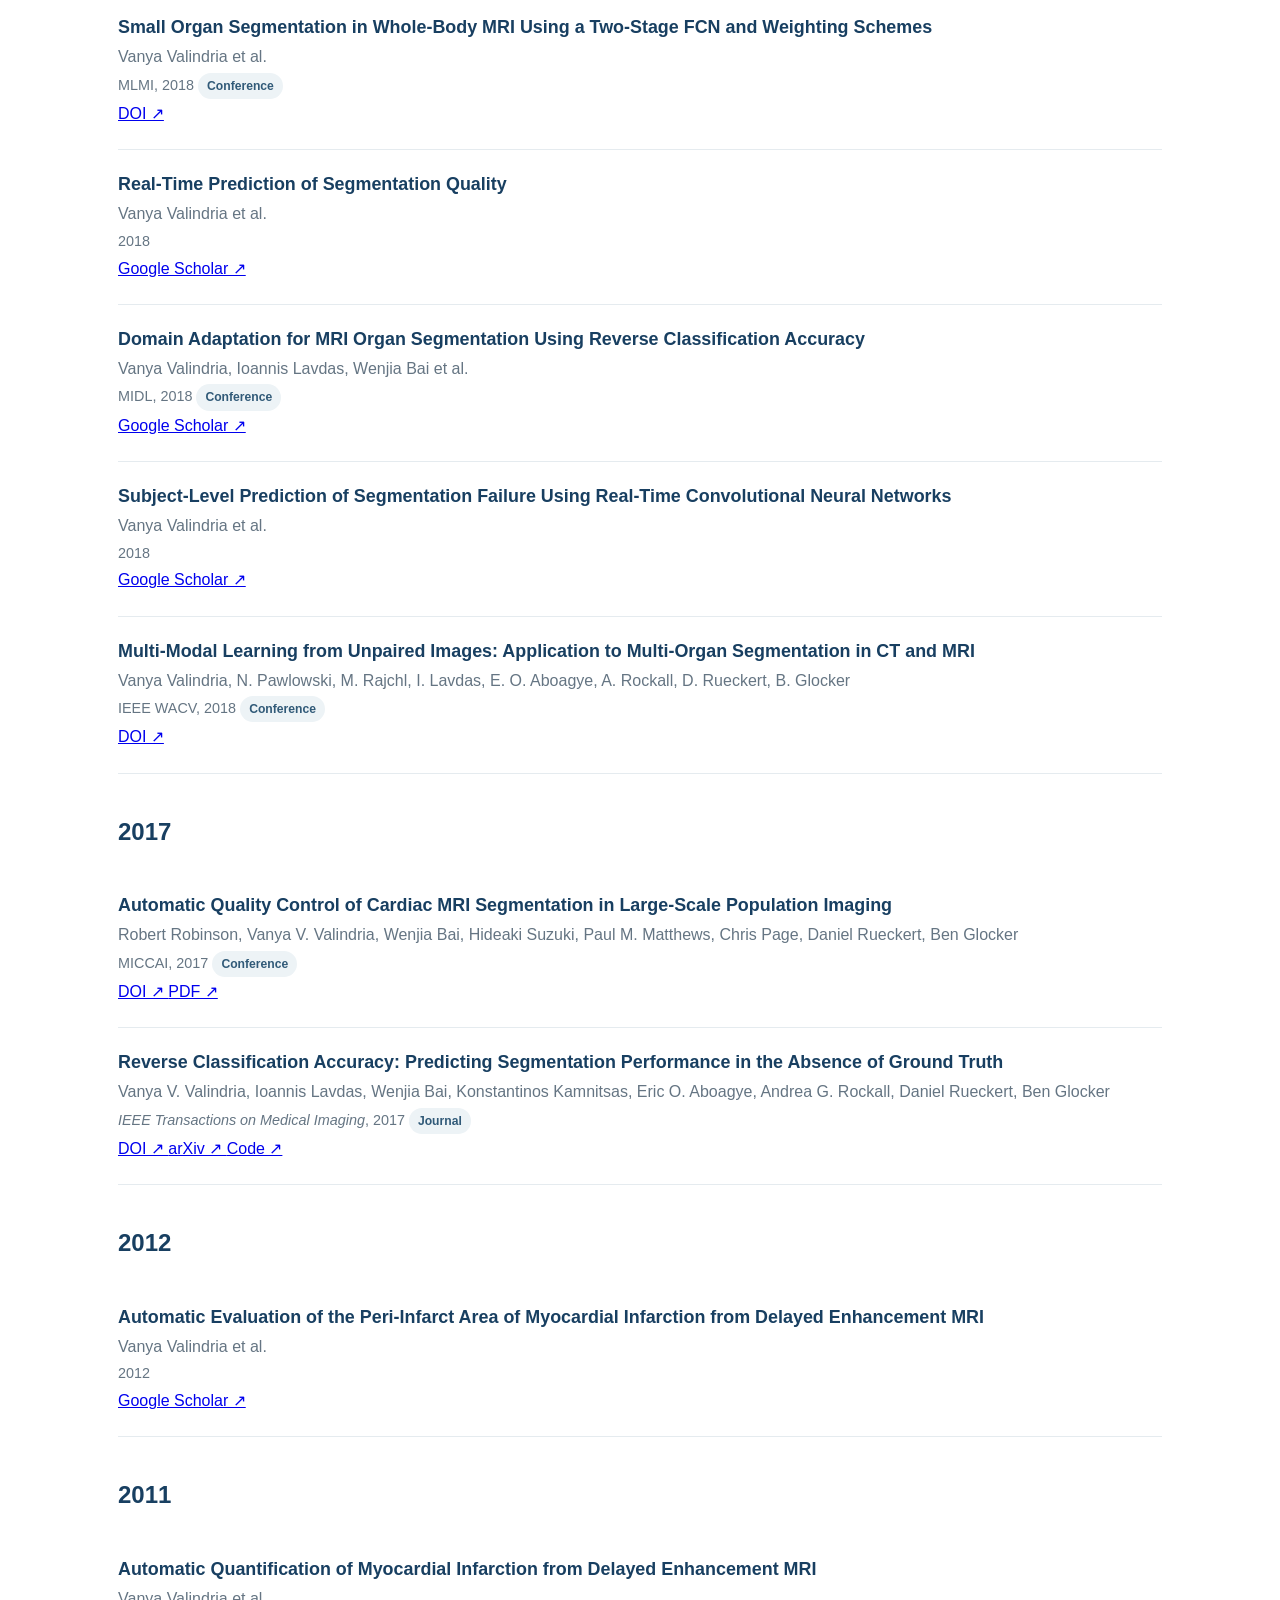
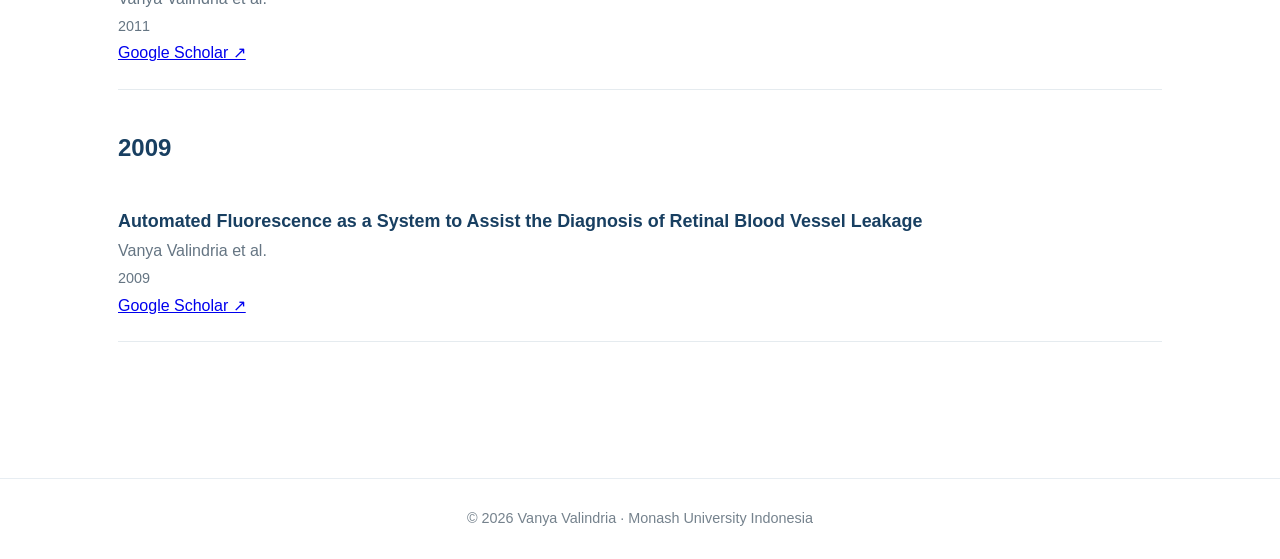
<file: publications.html>
<!doctype html>
<html lang="en">

<head>
  <meta charset="utf-8">
  <meta name="viewport" content="width=device-width,initial-scale=1">

  <title>Publications | Vanya Valindria</title>

  <link rel="stylesheet" href="assets/css/style.css">
</head>

<body>

<header>
  <div class="nav">

    <a class="brand" href="index.html">
      VANYA VALINDRIA
    </a>

    <button class="menu" aria-label="Menu">
      ☰
    </button>

    <nav>
      <a href="index.html">About Me</a>
      <a href="team.html">Team</a>
      <a href="research.html">Projects</a>
      <a class="active" href="publications.html">Publications</a>
      <a href="grants.html">Grants</a>
      <a href="teaching-talks.html">Teaching & Talks</a>
      <a href="media.html">Media</a>
    </nav>

  </div>
</header>


<main>

  <section class="section">

    <p class="eyebrow">RESEARCH OUTPUT</p>

    <h1>Publications</h1>

    <p>
      A selection of publications in medical imaging, machine learning,
      multimodal learning and AI for healthcare. For the most up-to-date
      publication record and citation information, please visit my
      <a href="https://scholar.google.com/citations?user=osNyLIoAAAAJ&hl=id"
         target="_blank">
        Google Scholar profile
      </a>.
    </p>

  

  </section>



  <!-- SEARCH -->

  <section class="section publication-search-section">

    <p class="eyebrow">ALL PUBLICATIONS</p>

    <h2>Publication record</h2>

    <input
      type="text"
      id="publication-search"
      class="search"
      placeholder="Search publications by title, author, venue or year..."
    >

    <p id="publication-count" class="muted"></p>


    <!-- 2025 -->

    <div class="publication-year">

      <h2 class="year-heading">
        2025
      </h2>


      <article class="pub searchable-pub">

        <h3>
          White Matter Microstructure Differences Between Congenital and
          Acquired Hearing Loss Patients Using Diffusion Tensor Imaging (DTI)
          and Machine Learning
        </h3>

        <p>
          Vanya Valindria et al.
        </p>

        <p class="meta">
          2025
          <span class="tag">Journal / Research</span>
        </p>

        <div class="pub-links">

          <a
            href="https://scholar.google.com/scholar?q=White+Matter+Microstructure+Differences+Between+Congenital+and+Acquired+Hearing+Loss+Patients"
            target="_blank">
            Google Scholar ↗
          </a>

        </div>

      </article>

    </div>


    <!-- 2024 -->

    <div class="publication-year">

      <h2 class="year-heading">
        2024
      </h2>


      <article class="pub searchable-pub">

        <h3>
          Hybrid Vision Transformer and Convolutional Neural Network for
          Multi-Class and Multi-Label Classification of Tuberculosis
          Anomalies on Chest X-Ray
        </h3>

        <p>
          Vanya Valindria et al.
        </p>

        <p class="meta">
          2024
          <span class="tag">Medical AI</span>
        </p>

        <div class="pub-links">

          <a
            href="https://scholar.google.com/scholar?q=Hybrid+Vision+Transformer+and+Convolutional+Neural+Network+for+Multi-Class+and+Multi-Label+Classification+of+Tuberculosis+Anomalies+on+Chest+X-Ray"
            target="_blank">
            Google Scholar ↗
          </a>

        </div>

      </article>


      <article class="pub searchable-pub">

        <h3>
          Stroke Prognostication in Patients Treated with Thrombolysis
          Using Random Forest
        </h3>

        <p>
          Vanya Valindria et al.
        </p>

        <p class="meta">
          2024
          <span class="tag">Stroke AI</span>
        </p>

        <div class="pub-links">

          <a
            href="https://scholar.google.com/scholar?q=Stroke+Prognostication+in+Patients+Treated+with+Thrombolysis+Using+Random+Forest"
            target="_blank">
            Google Scholar ↗
          </a>

        </div>

      </article>

    </div>


    <!-- 2023 -->

    <div class="publication-year">

      <h2 class="year-heading">
        2023
      </h2>


      <article class="pub searchable-pub">

        <h3>
          Joint Estimation of Relaxation and Diffusion Tissue Parameters
          for Prostate Cancer with Relaxation-VERDICT MRI
        </h3>

        <p>
          Marco Palombo, Vanya Valindria, Saurabh Singh,
          Eleni Chiou, et al.
        </p>

        <p class="meta">
          <em>Scientific Reports</em>, 2023
          <span class="tag">Journal</span>
        </p>

        <div class="pub-links">

          <a
            href="https://doi.org/10.1038/s41598-023-30182-1"
            target="_blank">
            DOI ↗
          </a>

          <a
            href="https://pmc.ncbi.nlm.nih.gov/articles/PMC9943845/"
            target="_blank">
            Full Text ↗
          </a>

        </div>

      </article>

    </div>


    <!-- 2022 -->

    <div class="publication-year">

      <h2 class="year-heading">
        2022
      </h2>


      <article class="pub searchable-pub">

        <h3>
          Differentiating False Positive Lesions from Clinically Significant
          Cancer and Normal Prostate Tissue Using VERDICT MRI and Other
          Diffusion Models
        </h3>

        <p>
          Snigdha Sen, Vanya Valindria, Paddy J. Slator et al.
        </p>

        <p class="meta">
          <em>Diagnostics</em>, 2022
          <span class="tag">Journal</span>
        </p>

        <div class="pub-links">

          <a
            href="https://doi.org/10.3390/diagnostics12071631"
            target="_blank">
            DOI ↗
          </a>

          <a
            href="https://pmc.ncbi.nlm.nih.gov/articles/PMC9319485/"
            target="_blank">
            Full Text ↗
          </a>

        </div>

      </article>



    </div>


    <!-- 2021 -->

    <div class="publication-year">

      <h2 class="year-heading">
        2021
      </h2>


      <article class="pub searchable-pub">

        <h3>
          Synthesizing VERDICT Maps from Standard DWI Data Using GANs
        </h3>

        <p>
          Vanya Valindria et al.
        </p>

        <p class="meta">
          2021
          <span class="tag">Medical Imaging</span>
        </p>

        <div class="pub-links">

          <a
            href="https://scholar.google.com/scholar?q=Synthesizing+VERDICT+maps+from+standard+DWI+data+using+GANs"
            target="_blank">
            Google Scholar ↗
          </a>

        </div>

      </article>


      <article class="pub searchable-pub">

        <h3>
          Joint Estimation of Relaxation and Diffusion Tissue Parameters
          for Prostate Cancer Grading with Relaxation-VERDICT MRI
        </h3>

        <p>
          Vanya Valindria et al.
        </p>

        <p class="meta">
          2021
        </p>

        <div class="pub-links">

          <a
            href="https://scholar.google.com/scholar?q=Joint+estimation+of+relaxation+and+diffusion+tissue+parameters+for+prostate+cancer+grading+with+relaxation-VERDICT+MRI"
            target="_blank">
            Google Scholar ↗
          </a>

        </div>

      </article>


      <article class="pub searchable-pub">

        <h3>
          Non-invasive Gleason Score Classification with VERDICT-MRI
        </h3>

        <p>
          Vanya Valindria et al.
        </p>

        <p class="meta">
          2021
        </p>

        <div class="pub-links">

          <a
            href="https://scholar.google.com/scholar?q=Non-invasive+Gleason+Score+Classification+with+VERDICT-MRI"
            target="_blank">
            Google Scholar ↗
          </a>

        </div>

      </article>


      <article class="pub searchable-pub">

        <h3>
          Synthetic Q-Space Learning with Deep Regression Networks for
          Prostate Cancer Characterisation with VERDICT
        </h3>

        <p>
          Vanya Valindria et al.
        </p>

        <p class="meta">
          2021
        </p>

        <div class="pub-links">

          <a
            href="https://scholar.google.com/scholar?q=Synthetic+Q-Space+Learning+with+Deep+Regression+Networks+for+Prostate+Cancer+Characterisation+with+VERDICT"
            target="_blank">
            Google Scholar ↗
          </a>

        </div>

      </article>

    </div>


    <!-- 2019 -->

    <div class="publication-year">

      <h2 class="year-heading">
        2019
      </h2>


      <article class="pub searchable-pub">

        <h3>
          Automated Quality Control in Image Segmentation: Application to the
          UK Biobank Cardiovascular Magnetic Resonance Imaging Study
        </h3>

        <p>
          Vanya Valindria et al.
        </p>

        <p class="meta">
          2019
          <span class="tag">Journal</span>
        </p>

        <div class="pub-links">

          <a
            href="https://scholar.google.com/scholar?q=Automated+quality+control+in+image+segmentation+UK+Biobank+Vanya+Valindria"
            target="_blank">
            Google Scholar ↗
          </a>

        </div>

      </article>


      <article class="pub searchable-pub">

        <h3>
          Machine Learning for Analysing Whole-Body Scans
        </h3>

        <p>
          Vanya Valindria et al.
        </p>

        <p class="meta">
          2019
        </p>

        <div class="pub-links">

          <a
            href="https://scholar.google.com/scholar?q=Machine+learning+for+analysing+whole-body+scans+Vanya+Valindria"
            target="_blank">
            Google Scholar ↗
          </a>

        </div>

      </article>

    </div>


    <!-- 2018 -->

    <div class="publication-year">

      <h2 class="year-heading">
        2018
      </h2>


      <article class="pub searchable-pub">

        <h3>
          Small Organ Segmentation in Whole-Body MRI Using a Two-Stage FCN
          and Weighting Schemes
        </h3>

        <p>
          Vanya Valindria et al.
        </p>

        <p class="meta">
          MLMI, 2018
          <span class="tag">Conference</span>
        </p>

        <div class="pub-links">

          <a
            href="https://doi.org/10.1007/978-3-030-00919-9_40"
            target="_blank">
            DOI ↗
          </a>

        </div>

      </article>


      <article class="pub searchable-pub">

        <h3>
          Real-Time Prediction of Segmentation Quality
        </h3>

        <p>
          Vanya Valindria et al.
        </p>

        <p class="meta">
          2018
        </p>

        <div class="pub-links">

          <a
            href="https://scholar.google.com/scholar?q=Real-time+prediction+of+segmentation+quality+Vanya+Valindria"
            target="_blank">
            Google Scholar ↗
          </a>

        </div>

      </article>


      <article class="pub searchable-pub">

        <h3>
          Domain Adaptation for MRI Organ Segmentation Using Reverse
          Classification Accuracy
        </h3>

        <p>
          Vanya Valindria, Ioannis Lavdas, Wenjia Bai et al.
        </p>

        <p class="meta">
          MIDL, 2018
          <span class="tag">Conference</span>
        </p>

        <div class="pub-links">

          <a
            href="https://scholar.google.com/scholar?q=Domain+Adaptation+for+MRI+Organ+Segmentation+using+Reverse+Classification+Accuracy"
            target="_blank">
            Google Scholar ↗
          </a>

        </div>

      </article>


      <article class="pub searchable-pub">

        <h3>
          Subject-Level Prediction of Segmentation Failure Using Real-Time
          Convolutional Neural Networks
        </h3>

        <p>
          Vanya Valindria et al.
        </p>

        <p class="meta">
          2018
        </p>

        <div class="pub-links">

          <a
            href="https://scholar.google.com/scholar?q=Subject-level+prediction+of+segmentation+failure+using+real-time+convolutional+neural+nets"
            target="_blank">
            Google Scholar ↗
          </a>

        </div>

      </article>


      <article class="pub searchable-pub">

        <h3>
          Multi-Modal Learning from Unpaired Images: Application to
          Multi-Organ Segmentation in CT and MRI
        </h3>

        <p>
          Vanya Valindria, N. Pawlowski, M. Rajchl, I. Lavdas,
          E. O. Aboagye, A. Rockall, D. Rueckert, B. Glocker
        </p>

        <p class="meta">
          IEEE WACV, 2018
          <span class="tag">Conference</span>
        </p>

        <div class="pub-links">

          <a
            href="https://doi.org/10.1109/WACV.2018.00066"
            target="_blank">
            DOI ↗
          </a>

        </div>

      </article>

    </div>


    <!-- 2017 -->

    <div class="publication-year">

      <h2 class="year-heading">
        2017
      </h2>


      <article class="pub searchable-pub">

        <h3>
          Automatic Quality Control of Cardiac MRI Segmentation in Large-Scale
          Population Imaging
        </h3>

        <p>
          Robert Robinson, Vanya V. Valindria, Wenjia Bai,
          Hideaki Suzuki, Paul M. Matthews, Chris Page,
          Daniel Rueckert, Ben Glocker
        </p>

        <p class="meta">
          MICCAI, 2017
          <span class="tag">Conference</span>
        </p>

        <div class="pub-links">

          <a
            href="https://doi.org/10.1007/978-3-319-66182-7_82"
            target="_blank">
            DOI ↗
          </a>

          <a
            href="https://www.doc.ic.ac.uk/~rdr16/RRobinson_AutoQC_MICCAI2017.pdf"
            target="_blank">
            PDF ↗
          </a>

        </div>

      </article>


      <article class="pub searchable-pub">

        <h3>
          Reverse Classification Accuracy: Predicting Segmentation Performance
          in the Absence of Ground Truth
        </h3>

        <p>
          Vanya V. Valindria, Ioannis Lavdas, Wenjia Bai,
          Konstantinos Kamnitsas, Eric O. Aboagye,
          Andrea G. Rockall, Daniel Rueckert, Ben Glocker
        </p>

        <p class="meta">
          <em>IEEE Transactions on Medical Imaging</em>, 2017
          <span class="tag">Journal</span>
        </p>

        <div class="pub-links">

          <a
            href="https://doi.org/10.1109/TMI.2017.2665165"
            target="_blank">
            DOI ↗
          </a>

          <a
            href="https://arxiv.org/abs/1702.03407"
            target="_blank">
            arXiv ↗
          </a>

          <a
            href="https://github.com/vanya2v/Reverse_Classification_Accuracy"
            target="_blank">
            Code ↗
          </a>

        </div>

      </article>

    </div>


    <!-- 2012 -->

    <div class="publication-year">

      <h2 class="year-heading">
        2012
      </h2>


      <article class="pub searchable-pub">

        <h3>
          Automatic Evaluation of the Peri-Infarct Area of Myocardial
          Infarction from Delayed Enhancement MRI
        </h3>

        <p>
          Vanya Valindria et al.
        </p>

        <p class="meta">
          2012
        </p>

        <div class="pub-links">

          <a
            href="https://scholar.google.com/scholar?q=Automatic+evaluation+of+the+peri-infarct+area+of+myocardial+infarction+from+delayed+enhancement+MRI"
            target="_blank">
            Google Scholar ↗
          </a>

        </div>

      </article>

    </div>


    <!-- 2011 -->

    <div class="publication-year">

      <h2 class="year-heading">
        2011
      </h2>


      <article class="pub searchable-pub">

        <h3>
          Automatic Quantification of Myocardial Infarction from Delayed
          Enhancement MRI
        </h3>

        <p>
          Vanya Valindria et al.
        </p>

        <p class="meta">
          2011
        </p>

        <div class="pub-links">

          <a
            href="https://scholar.google.com/scholar?q=Automatic+quantification+of+myocardial+infarction+from+delayed+enhancement+MRI"
            target="_blank">
            Google Scholar ↗
          </a>

        </div>

      </article>

    </div>


    <!-- 2009 -->

    <div class="publication-year">

      <h2 class="year-heading">
        2009
      </h2>


      <article class="pub searchable-pub">

        <h3>
          Automated Fluorescence as a System to Assist the Diagnosis of
          Retinal Blood Vessel Leakage
        </h3>

        <p>
          Vanya Valindria et al.
        </p>

        <p class="meta">
          2009
        </p>

        <div class="pub-links">

          <a
            href="https://scholar.google.com/scholar?q=Automated+Fluorescence+as+a+System+to+Assist+the+Diagnosis+of+Retinal+Blood+Vessel+Leakage"
            target="_blank">
            Google Scholar ↗
          </a>

        </div>

      </article>

    </div>


  </section>

</main>


<footer>
  © <span id="year"></span> Vanya Valindria · Monash University Indonesia
</footer>


<script src="assets/js/main.js"></script>


<script>

const searchInput =
  document.getElementById("publication-search");

const publications =
  document.querySelectorAll(".searchable-pub");

const count =
  document.getElementById("publication-count");


function updatePublicationSearch() {

  const query =
    searchInput.value.toLowerCase();

  let visibleCount = 0;


  publications.forEach(function(publication) {

    const text =
      publication.innerText.toLowerCase();


    if (text.includes(query)) {

      publication.style.display = "";

      visibleCount++;

    }

    else {

      publication.style.display = "none";

    }

  });


  count.textContent =
    visibleCount +
    " publication" +
    (visibleCount !== 1 ? "s" : "") +
    " found";

}


searchInput.addEventListener(
  "input",
  updatePublicationSearch
);


updatePublicationSearch();

</script>


</body>
</html>
</file>
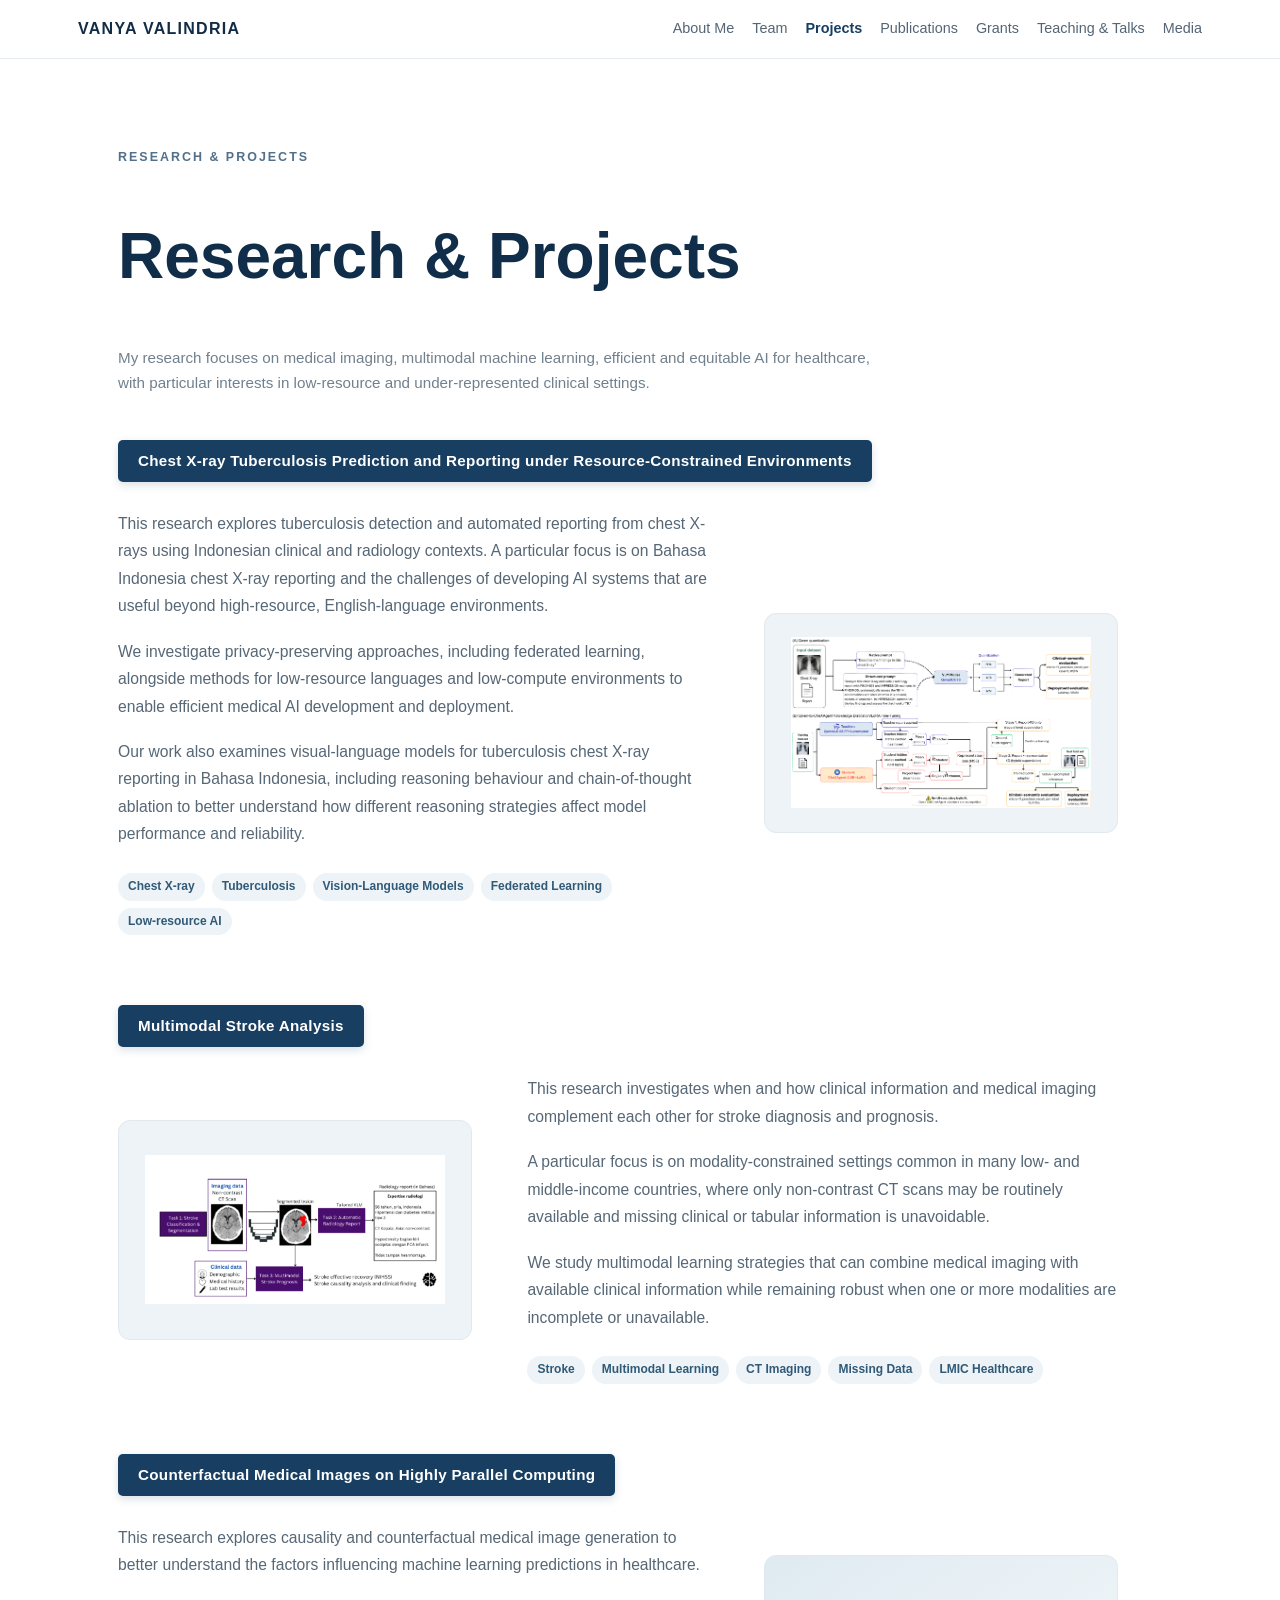
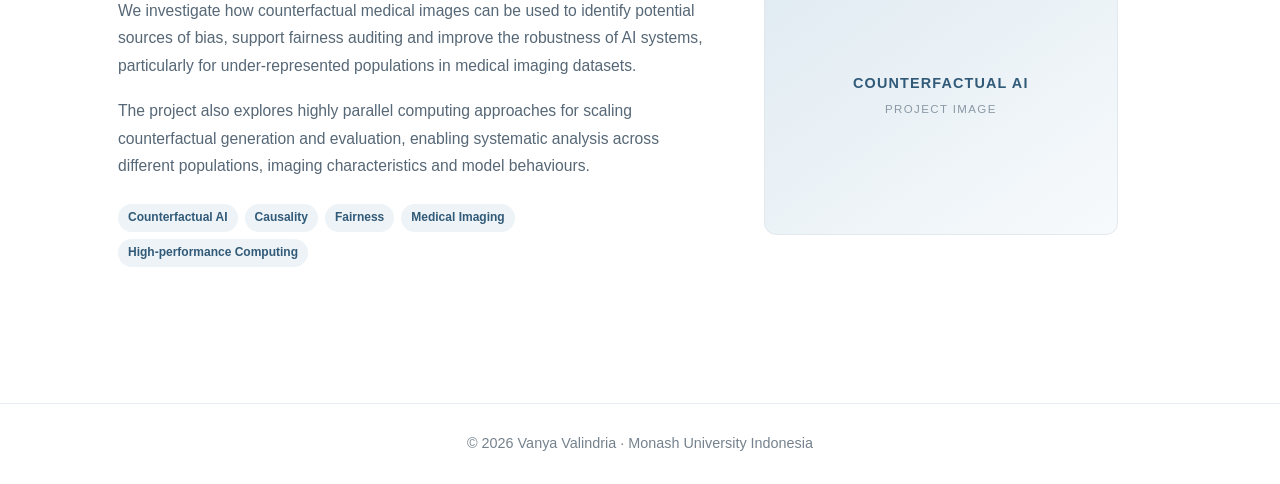
<file: research.html>
<!doctype html>
<html lang="en">

<head>
  <meta charset="utf-8">
  <meta name="viewport" content="width=device-width,initial-scale=1">

  <title>Projects | Vanya Valindria</title>

  <link rel="stylesheet" href="assets/css/style.css">
</head>

<body>

<header>

  <div class="nav">

    <a class="brand" href="index.html">
      VANYA VALINDRIA
    </a>

    <button class="menu" aria-label="Menu">
      ☰
    </button>

    <nav>
      <a href="index.html">About Me</a>
      <a href="team.html">Team</a>
      <a class="active" href="research.html">Projects</a>
      <a href="publications.html">Publications</a>
      <a href="grants.html">Grants</a>
      <a href="teaching-talks.html">Teaching & Talks</a>
      <a href="media.html">Media</a>
    </nav>

  </div>

</header>


<main>

  <section class="section research-page">

    <p class="eyebrow">
      RESEARCH & PROJECTS
    </p>

    <h1>
      Research & Projects
    </h1>

    <p class="section-intro research-intro">
      My research focuses on medical imaging, multimodal machine learning,
      efficient and equitable AI for healthcare, with particular interests
      in low-resource and under-represented clinical settings.
    </p>


    <!-- =========================================
         PROJECT 1
    ========================================== -->

    <div class="research-project">

      <div class="research-project-title">
        Chest X-ray Tuberculosis Prediction and Reporting under
        Resource-Constrained Environments
      </div>


      <div class="research-project-content">

        <div class="research-project-text">

          <p>
            This research explores tuberculosis detection and automated
            reporting from chest X-rays using Indonesian clinical and
            radiology contexts. A particular focus is on Bahasa Indonesia
            chest X-ray reporting and the challenges of developing AI
            systems that are useful beyond high-resource, English-language
            environments.
          </p>

          <p>
            We investigate privacy-preserving approaches, including
            federated learning, alongside methods for low-resource
            languages and low-compute environments to enable efficient
            medical AI development and deployment.
          </p>

          <p>
            Our work also examines visual-language models for tuberculosis
            chest X-ray reporting in Bahasa Indonesia, including reasoning
            behaviour and chain-of-thought ablation to better understand
            how different reasoning strategies affect model performance
            and reliability.
          </p>

          <div class="research-tags">

            <span>Chest X-ray</span>
            <span>Tuberculosis</span>
            <span>Vision-Language Models</span>
            <span>Federated Learning</span>
            <span>Low-resource AI</span>

          </div>

        </div>


        <div class="research-image">
          <img
            src="assets/images/tb-cxr.png"
            alt="Chest X-ray tuberculosis research"
          >
        </div>

      </div>

    </div>



    <!-- =========================================
         PROJECT 2
    ========================================== -->

    <div class="research-project">

      <div class="research-project-title">
        Multimodal Stroke Analysis
      </div>


      <div class="research-project-content research-project-reverse">


        <div class="research-project-text">

          <p>
            This research investigates when and how clinical information
            and medical imaging complement each other for stroke diagnosis
            and prognosis.
          </p>

          <p>
            A particular focus is on modality-constrained settings common
            in many low- and middle-income countries, where only
            non-contrast CT scans may be routinely available and missing
            clinical or tabular information is unavoidable.
          </p>

          <p>
            We study multimodal learning strategies that can combine
            medical imaging with available clinical information while
            remaining robust when one or more modalities are incomplete
            or unavailable.
          </p>

          <div class="research-tags">

            <span>Stroke</span>
            <span>Multimodal Learning</span>
            <span>CT Imaging</span>
            <span>Missing Data</span>
            <span>LMIC Healthcare</span>

          </div>

        </div>


        <div class="research-image">
          <img
            src="assets/images/stroke.png"
            alt="Multimodal stroke analysis"
          >
        </div>


      </div>

    </div>



    <!-- =========================================
         PROJECT 3
    ========================================== -->

    <div class="research-project">

      <div class="research-project-title">
        Counterfactual Medical Images on Highly Parallel Computing
      </div>


      <div class="research-project-content">

        <div class="research-project-text">

          <p>
            This research explores causality and counterfactual medical
            image generation to better understand the factors influencing
            machine learning predictions in healthcare.
          </p>

          <p>
            We investigate how counterfactual medical images can be used
            to identify potential sources of bias, support fairness
            auditing and improve the robustness of AI systems, particularly
            for under-represented populations in medical imaging datasets.
          </p>

          <p>
            The project also explores highly parallel computing approaches
            for scaling counterfactual generation and evaluation, enabling
            systematic analysis across different populations, imaging
            characteristics and model behaviours.
          </p>

          <div class="research-tags">

            <span>Counterfactual AI</span>
            <span>Causality</span>
            <span>Fairness</span>
            <span>Medical Imaging</span>
            <span>High-performance Computing</span>

          </div>

        </div>


        <div class="research-image-placeholder">

          <div>
            <strong>COUNTERFACTUAL AI</strong>
            <span>PROJECT IMAGE</span>
          </div>

        </div>

      </div>

    </div>


  </section>

</main>


<footer>

  © <span id="year"></span>
  Vanya Valindria · Monash University Indonesia

</footer>


<script src="assets/js/main.js"></script>

</body>
</html>
</file>
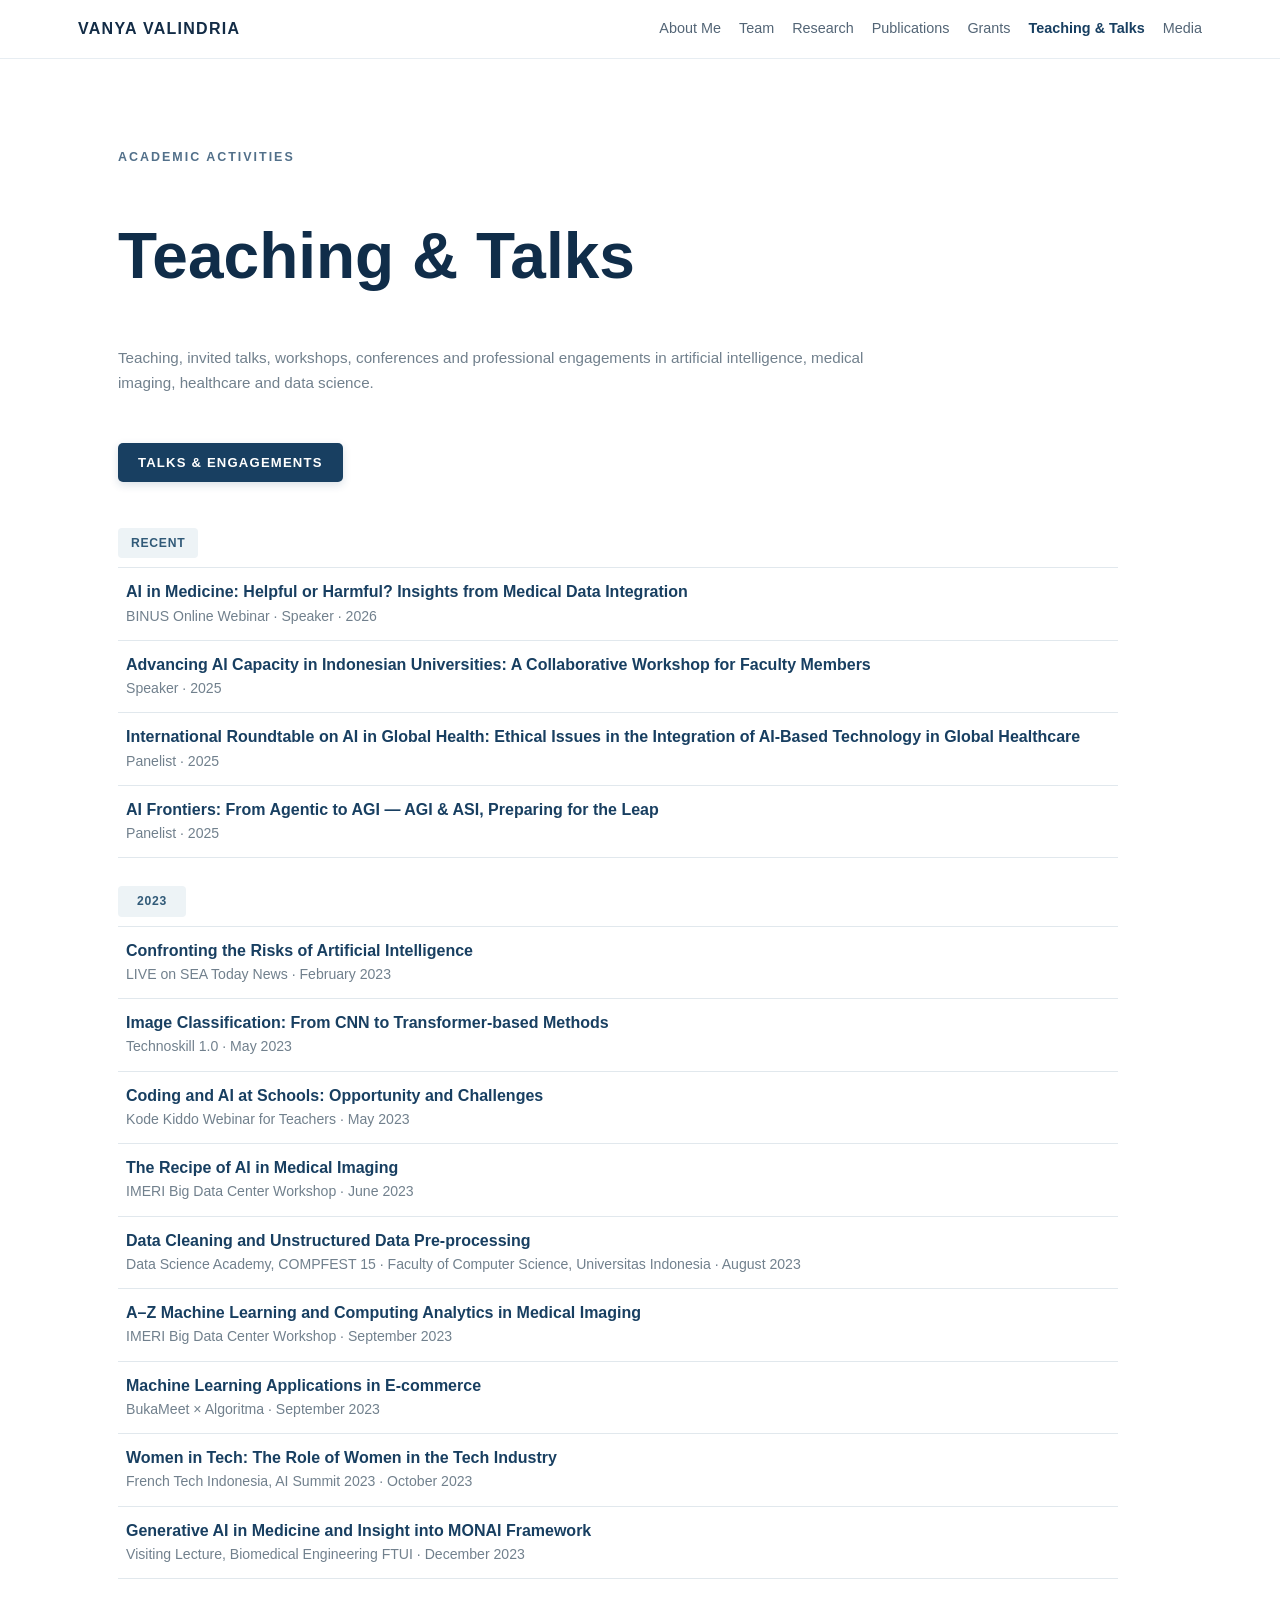
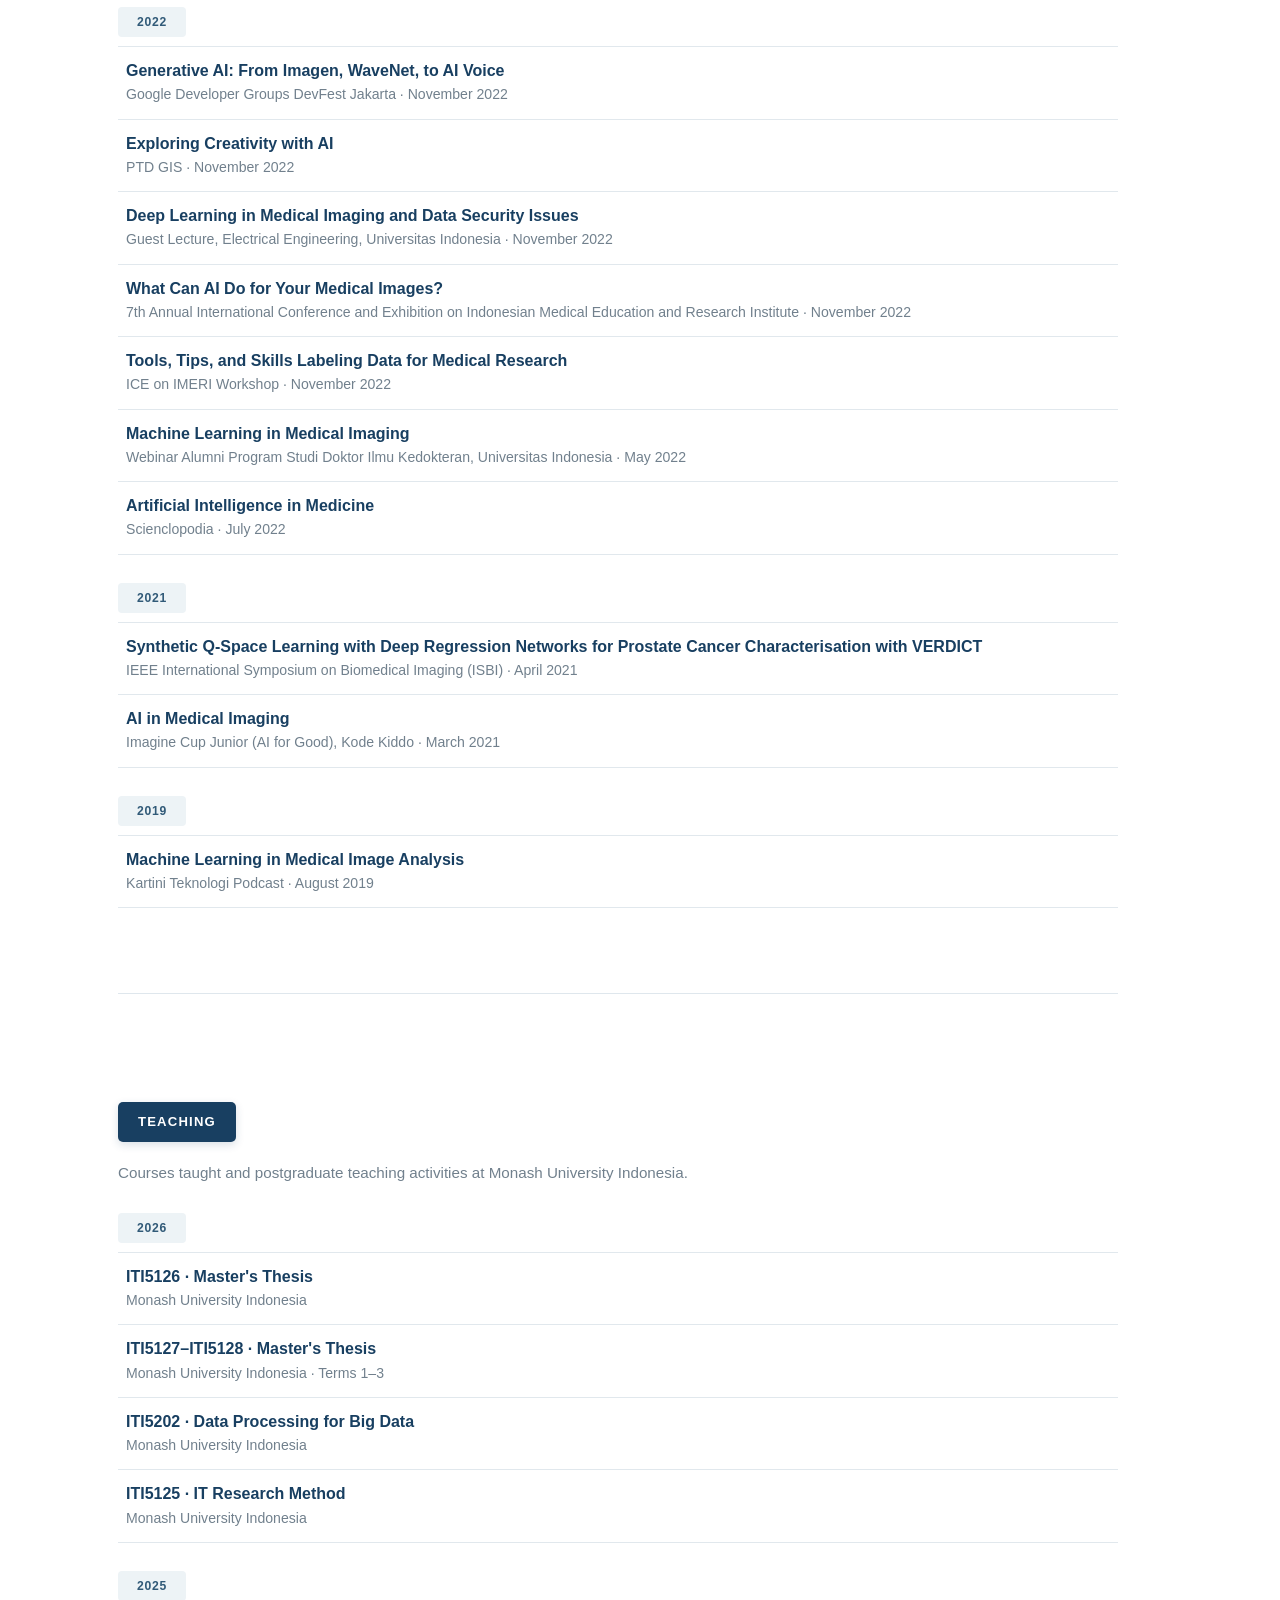
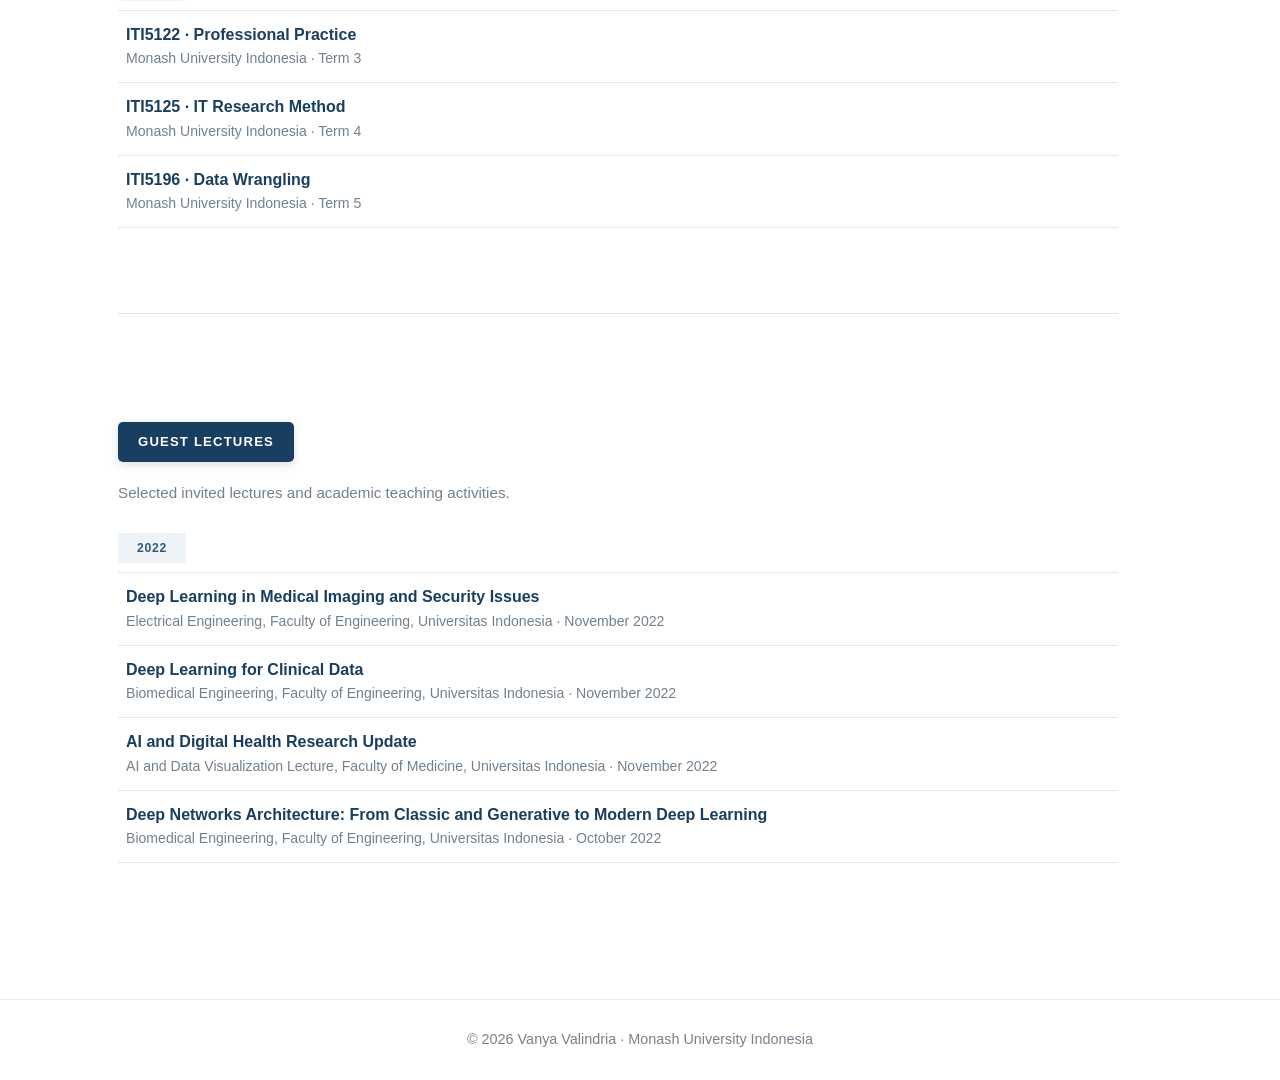
<file: teaching-talks.html>
<!doctype html>
<html lang="en">

<head>
  <meta charset="utf-8">
  <meta name="viewport" content="width=device-width,initial-scale=1">

  <title>Teaching & Talks | Vanya Valindria</title>

  <link rel="stylesheet" href="assets/css/style.css">
</head>

<body>

  <header>
    <div class="nav">

      <a class="brand" href="index.html">
        VANYA VALINDRIA
      </a>

      <button class="menu" aria-label="Menu">☰</button>

      <nav>
        <a href="index.html">About Me</a>
        <a href="team.html">Team</a>
        <a href="research.html">Research</a>
        <a href="publications.html">Publications</a>
        <a href="grants.html">Grants</a>
        <a class="active" href="teaching-talks.html">Teaching & Talks</a>
        <a href="media.html">Media</a>
      </nav>

    </div>
  </header>


  <main>

    <!-- =====================================
         PAGE HEADER
    ====================================== -->

    <section class="section talks-section">

      <p class="eyebrow">ACADEMIC ACTIVITIES</p>

      <h1>Teaching & Talks</h1>

      <p class="section-intro">
        Teaching, invited talks, workshops, conferences and professional
        engagements in artificial intelligence, medical imaging, healthcare
        and data science.
      </p>


      <!-- =====================================
           TALKS & ENGAGEMENTS
      ====================================== -->

      <div class="tt-section-block">

        <div class="tt-section-title">
          TALKS & ENGAGEMENTS
        </div>


        <!-- RECENT -->

        <div class="talk-year-group">

          <div class="talk-year">RECENT</div>

          <div class="talk-list">

            <article class="talk-item">
              <h2>
                AI in Medicine: Helpful or Harmful? Insights from Medical Data
                Integration
              </h2>

              <p>
                BINUS Online Webinar · Speaker · 2026
              </p>
            </article>


            <article class="talk-item">
              <h2>
                Advancing AI Capacity in Indonesian Universities:
                A Collaborative Workshop for Faculty Members
              </h2>

              <p>
                Speaker · 2025
              </p>
            </article>


            <article class="talk-item">
              <h2>
                International Roundtable on AI in Global Health:
                Ethical Issues in the Integration of AI-Based Technology
                in Global Healthcare
              </h2>

              <p>
                Panelist · 2025
              </p>
            </article>


            <article class="talk-item">
              <h2>
                AI Frontiers: From Agentic to AGI —
                AGI & ASI, Preparing for the Leap
              </h2>

              <p>
                Panelist · 2025
              </p>
            </article>

          </div>

        </div>


        <!-- 2023 -->

        <div class="talk-year-group">

          <div class="talk-year">2023</div>

          <div class="talk-list">

            <article class="talk-item">
              <h2>
                <a href="https://www.youtube.com/watch?v=BXP1CfvL1Wg"
                  target="_blank" rel="noopener">
                  Confronting the Risks of Artificial Intelligence
                </a>
              </h2>

              <p>
                LIVE on SEA Today News · February 2023
              </p>
            </article>


            <article class="talk-item">
              <h2>
                <a href="https://www.instagram.com/p/CsLhf1HSg1I/"
                  target="_blank" rel="noopener">
                  Image Classification: From CNN to Transformer-based Methods
                </a>
              </h2>

              <p>
                Technoskill 1.0 · May 2023
              </p>
            </article>


            <article class="talk-item">
              <h2>
                <a href="https://kodekiddo.com/webinar-coding-and-ai-at-school/"
                  target="_blank" rel="noopener">
                  Coding and AI at Schools: Opportunity and Challenges
                </a>
              </h2>

              <p>
                Kode Kiddo Webinar for Teachers · May 2023
              </p>
            </article>


            <article class="talk-item">
              <h2>
                <a href="https://fk.ui.ac.id/event/workshop-the-recipe-of-ai-in-medical-imaging"
                  target="_blank" rel="noopener">
                  The Recipe of AI in Medical Imaging
                </a>
              </h2>

              <p>
                IMERI Big Data Center Workshop · June 2023
              </p>
            </article>


            <article class="talk-item">
              <h2>
                <a href="https://www.instagram.com/p/CvwvoZfSUpJ/"
                  target="_blank" rel="noopener">
                  Data Cleaning and Unstructured Data Pre-processing
                </a>
              </h2>

              <p>
                Data Science Academy, COMPFEST 15 · Faculty of Computer Science,
                Universitas Indonesia · August 2023
              </p>
            </article>


            <article class="talk-item">
              <h2>
                <a href="https://www.instagram.com/p/Cv6Lz0jPL9C/"
                  target="_blank" rel="noopener">
                  A–Z Machine Learning and Computing Analytics
                  in Medical Imaging
                </a>
              </h2>

              <p>
                IMERI Big Data Center Workshop · September 2023
              </p>
            </article>


            <article class="talk-item">
              <h2>
                <a href="https://algorit.ma/ml-bukalapak/"
                  target="_blank" rel="noopener">
                  Machine Learning Applications in E-commerce
                </a>
              </h2>

              <p>
                BukaMeet × Algoritma · September 2023
              </p>
            </article>


            <article class="talk-item">
              <h2>
                <a href="https://frenchtech.id/french-tech-days-2023"
                  target="_blank" rel="noopener">
                  Women in Tech: The Role of Women in the Tech Industry
                </a>
              </h2>

              <p>
                French Tech Indonesia, AI Summit 2023 · October 2023
              </p>
            </article>


            <article class="talk-item">
              <h2>
                Generative AI in Medicine and Insight into MONAI Framework
              </h2>

              <p>
                Visiting Lecture, Biomedical Engineering FTUI · December 2023
              </p>
            </article>

          </div>

        </div>


        <!-- 2022 -->

        <div class="talk-year-group">

          <div class="talk-year">2022</div>

          <div class="talk-list">

            <article class="talk-item">
              <h2>
                <a href="https://www.youtube.com/watch?v=HmTqsoLiRi4"
                  target="_blank" rel="noopener">
                  Generative AI: From Imagen, WaveNet, to AI Voice
                </a>
              </h2>

              <p>
                Google Developer Groups DevFest Jakarta · November 2022
              </p>
            </article>


            <article class="talk-item">
              <h2>Exploring Creativity with AI</h2>

              <p>
                PTD GIS · November 2022
              </p>
            </article>


            <article class="talk-item">
              <h2>
                Deep Learning in Medical Imaging and Data Security Issues
              </h2>

              <p>
                Guest Lecture, Electrical Engineering,
                Universitas Indonesia · November 2022
              </p>
            </article>


            <article class="talk-item">
              <h2>
                <a href="https://www.instagram.com/p/CkmaWZWIkW_/"
                  target="_blank" rel="noopener">
                  What Can AI Do for Your Medical Images?
                </a>
              </h2>

              <p>
                7th Annual International Conference and Exhibition on Indonesian
                Medical Education and Research Institute · November 2022
              </p>
            </article>


            <article class="talk-item">
              <h2>
                <a href="https://iceonimeri.id/workshop/mahasiswa-s--tools-tips-and-skills-labeling-data-for-medical-research-"
                  target="_blank" rel="noopener">
                  Tools, Tips, and Skills Labeling Data for Medical Research
                </a>
              </h2>

              <p>
                ICE on IMERI Workshop · November 2022
              </p>
            </article>


            <article class="talk-item">
              <h2>
                <a href="https://www.youtube.com/watch?v=12BF-uwQojw"
                  target="_blank" rel="noopener">
                  Machine Learning in Medical Imaging
                </a>
              </h2>

              <p>
                Webinar Alumni Program Studi Doktor Ilmu Kedokteran,
                Universitas Indonesia · May 2022
              </p>
            </article>


            <article class="talk-item">
              <h2>
                <a href="https://www.youtube.com/watch?v=TMB1J-Z3wvg"
                  target="_blank" rel="noopener">
                  Artificial Intelligence in Medicine
                </a>
              </h2>

              <p>
                Scienclopodia · July 2022
              </p>
            </article>

          </div>

        </div>


        <!-- 2021 -->

        <div class="talk-year-group">

          <div class="talk-year">2021</div>

          <div class="talk-list">

            <article class="talk-item">
              <h2>
                Synthetic Q-Space Learning with Deep Regression Networks
                for Prostate Cancer Characterisation with VERDICT
              </h2>

              <p>
                IEEE International Symposium on Biomedical Imaging (ISBI)
                · April 2021
              </p>
            </article>


            <article class="talk-item">
              <h2>
                <a href="https://ne-np.facebook.com/KodeKiddo/photos/a.1702374930087597/3066805883644488/?type=3"
                  target="_blank" rel="noopener">
                  AI in Medical Imaging
                </a>
              </h2>

              <p>
                Imagine Cup Junior (AI for Good), Kode Kiddo · March 2021
              </p>
            </article>

          </div>

        </div>


        <!-- 2019 -->

        <div class="talk-year-group">

          <div class="talk-year">2019</div>

          <div class="talk-list">

            <article class="talk-item">
              <h2>
                <a href="https://soundcloud.com/kartiniteknologi/episode-5"
                  target="_blank" rel="noopener">
                  Machine Learning in Medical Image Analysis
                </a>
              </h2>

              <p>
                Kartini Teknologi Podcast · August 2019
              </p>
            </article>

          </div>

        </div>

      </div>

    </section>



    <!-- =====================================
         TEACHING
    ====================================== -->

    <section class="section teaching-section">

      <div class="tt-section-block">

        <div class="tt-section-title">
          TEACHING
        </div>

        <p class="tt-intro">
          Courses taught and postgraduate teaching activities at
          Monash University Indonesia.
        </p>


        <!-- 2026 -->

        <div class="talk-year-group">

          <div class="talk-year">2026</div>

          <div class="talk-list">

            <article class="talk-item">
              <h2>ITI5126 · Master's Thesis</h2>

              <p>
                Monash University Indonesia
              </p>
            </article>


            <article class="talk-item">
              <h2>ITI5127–ITI5128 · Master's Thesis</h2>

              <p>
                Monash University Indonesia · Terms 1–3
              </p>
            </article>


            <article class="talk-item">
              <h2>ITI5202 · Data Processing for Big Data</h2>

              <p>
                Monash University Indonesia
              </p>
            </article>


            <article class="talk-item">
              <h2>ITI5125 · IT Research Method</h2>

              <p>
                Monash University Indonesia
              </p>
            </article>

          </div>

        </div>


        <!-- 2025 -->

        <div class="talk-year-group">

          <div class="talk-year">2025</div>

          <div class="talk-list">

            <article class="talk-item">
              <h2>ITI5122 · Professional Practice</h2>

              <p>
                Monash University Indonesia · Term 3
              </p>
            </article>


            <article class="talk-item">
              <h2>ITI5125 · IT Research Method</h2>

              <p>
                Monash University Indonesia · Term 4
              </p>
            </article>


            <article class="talk-item">
              <h2>ITI5196 · Data Wrangling</h2>

              <p>
                Monash University Indonesia · Term 5
              </p>
            </article>

          </div>

        </div>

      </div>

    </section>



    <!-- =====================================
         GUEST LECTURES
    ====================================== -->

    <section class="section guest-lectures-section">

      <div class="tt-section-block">

        <div class="tt-section-title">
          GUEST LECTURES
        </div>

        <p class="tt-intro">
          Selected invited lectures and academic teaching activities.
        </p>


        <div class="talk-year-group">

          <div class="talk-year">2022</div>

          <div class="talk-list">

            <article class="talk-item">

              <h2>
                <a href="https://www.youtube.com/watch?v=LPf10dVJdSE"
                  target="_blank" rel="noopener">
                  Deep Learning in Medical Imaging and Security Issues
                </a>
              </h2>

              <p>
                Electrical Engineering, Faculty of Engineering,
                Universitas Indonesia · November 2022
              </p>

            </article>


            <article class="talk-item">

              <h2>Deep Learning for Clinical Data</h2>

              <p>
                Biomedical Engineering, Faculty of Engineering,
                Universitas Indonesia · November 2022
              </p>

            </article>


            <article class="talk-item">

              <h2>AI and Digital Health Research Update</h2>

              <p>
                AI and Data Visualization Lecture,
                Faculty of Medicine, Universitas Indonesia · November 2022
              </p>

            </article>


            <article class="talk-item">

              <h2>
                Deep Networks Architecture:
                From Classic and Generative to Modern Deep Learning
              </h2>

              <p>
                Biomedical Engineering, Faculty of Engineering,
                Universitas Indonesia · October 2022
              </p>

            </article>

          </div>

        </div>

      </div>

    </section>


  </main>


  <footer>
    © <span id="year"></span>
    Vanya Valindria · Monash University Indonesia
  </footer>


  <script src="assets/js/main.js"></script>

</body>
</html>
</file>
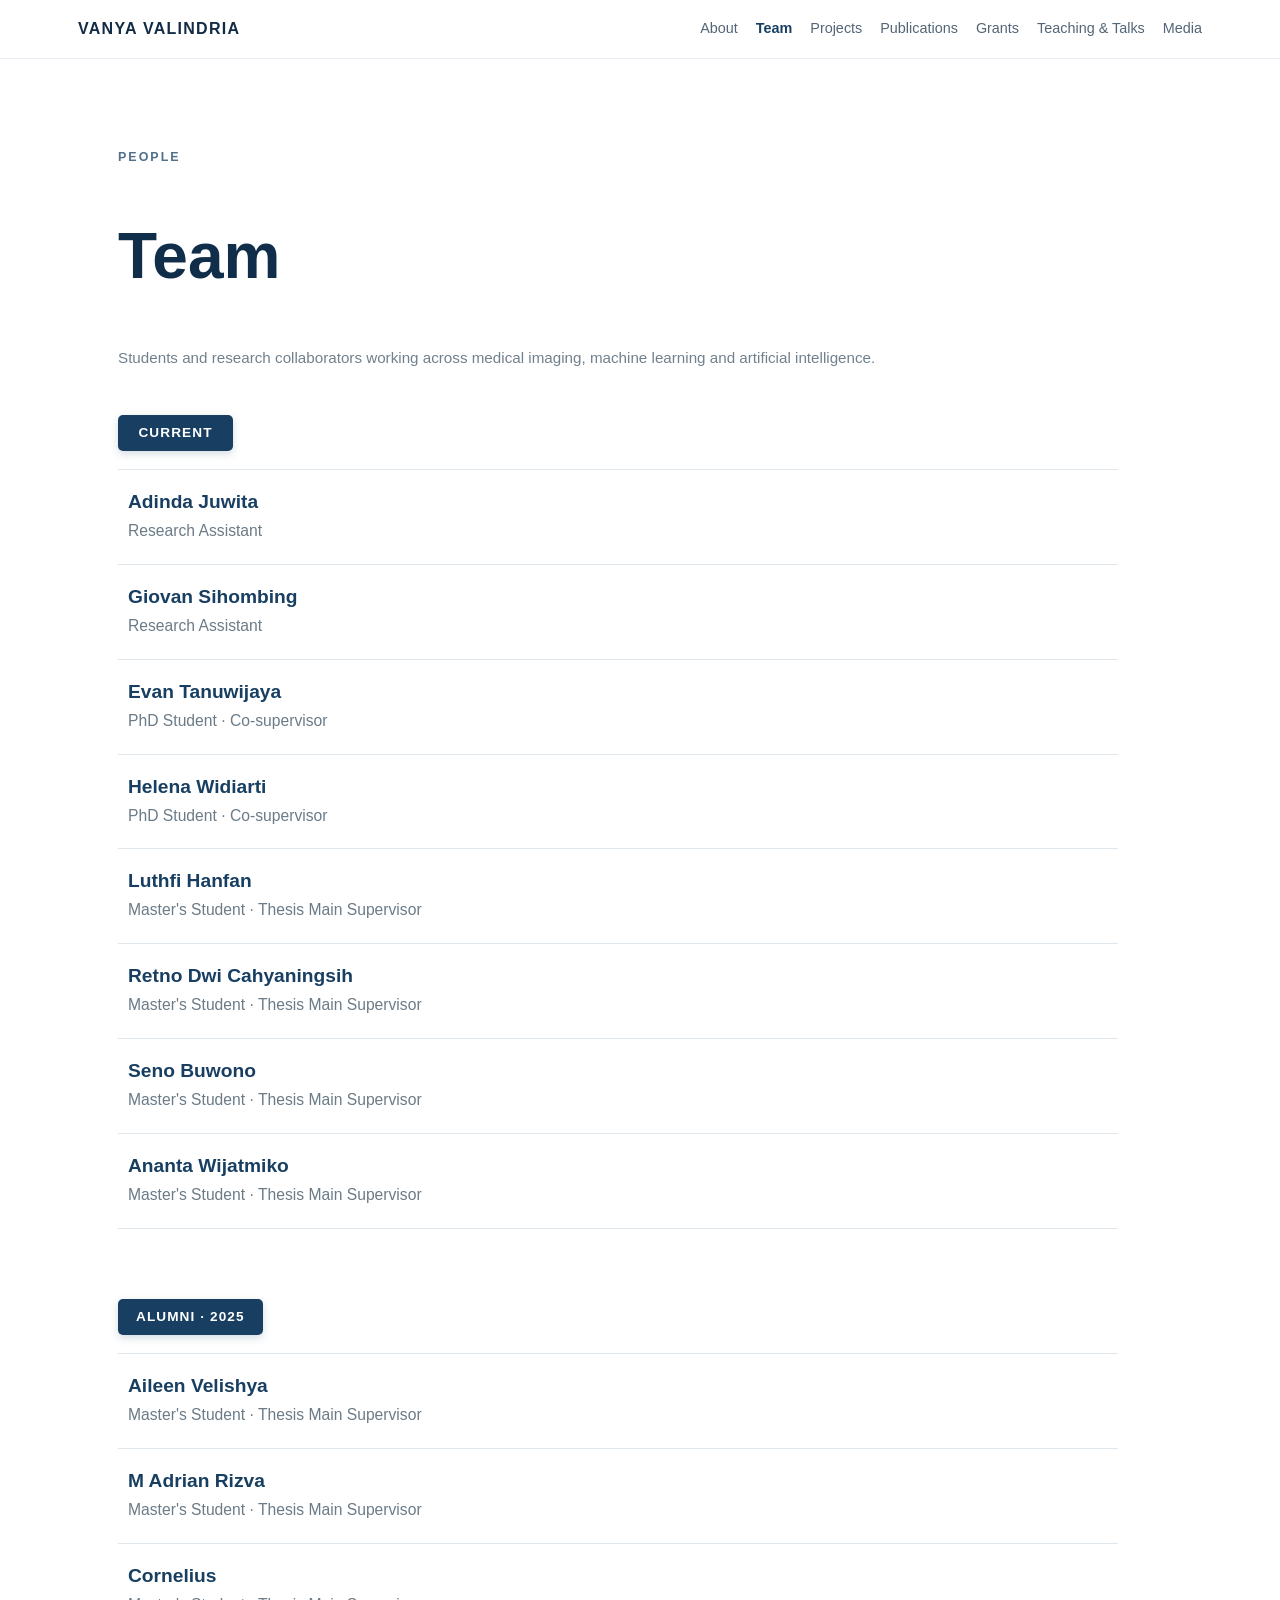
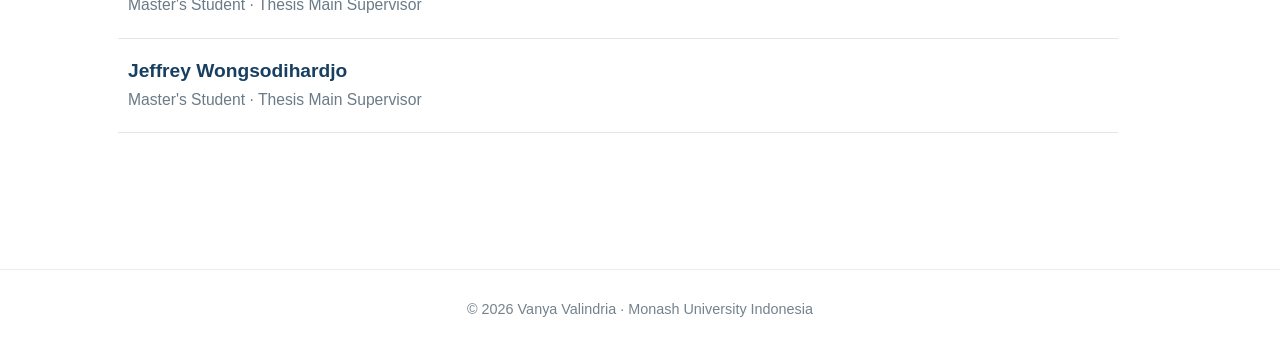
<file: team.html>
<!doctype html>
<html lang="en">

<head>
  <meta charset="utf-8">
  <meta name="viewport" content="width=device-width,initial-scale=1">

  <title>Team | Vanya Valindria</title>

  <link rel="stylesheet" href="assets/css/style.css">
</head>

<body>

<header>
  <div class="nav">

    <a class="brand" href="index.html">
      VANYA VALINDRIA
    </a>

    <button class="menu" aria-label="Menu">☰</button>

    <nav>
      <a href="index.html">About</a>
      <a class="active" href="team.html">Team</a>
      <a href="research.html">Projects</a>
      <a href="publications.html">Publications</a>
      <a href="grants.html">Grants</a>
      <a href="teaching-talks.html">Teaching & Talks</a>
      <a href="media.html">Media</a>
    </nav>

  </div>
</header>


<main>

  <section class="section team-section">

    <p class="eyebrow">PEOPLE</p>

    <h1>Team</h1>

    <p class="section-intro">
      Students and research collaborators working across medical imaging,
      machine learning and artificial intelligence.
    </p>


    <!-- =========================
         CURRENT
    ========================== -->

    <div class="team-group">

      <div class="team-label">
        CURRENT
      </div>


      <div class="team-list">

        <article class="team-member">

         

          <div class="team-member-content">
            <h2>Adinda Juwita</h2>
            <p>Research Assistant</p>
          </div>

        </article>


        <article class="team-member">

          <div class="team-member-content">
            <h2>Giovan Sihombing</h2>
            <p>Research Assistant</p>
          </div>

        </article>


        <article class="team-member">

          <div class="team-member-content">
            <h2>Evan Tanuwijaya</h2>
            <p>PhD Student · Co-supervisor</p>
          </div>

        </article>


        <article class="team-member">

       
          <div class="team-member-content">
            <h2>Helena Widiarti</h2>
            <p>PhD Student · Co-supervisor</p>
          </div>

        </article>


        <article class="team-member">


          <div class="team-member-content">
            <h2>Luthfi Hanfan</h2>
            <p>Master's Student · Thesis Main Supervisor</p>
          </div>

        </article>


        <article class="team-member">


          <div class="team-member-content">
            <h2>Retno Dwi Cahyaningsih</h2>
            <p>Master's Student · Thesis Main Supervisor</p>
          </div>

        </article>


        <article class="team-member">


          <div class="team-member-content">
            <h2>Seno Buwono</h2>
            <p>Master's Student · Thesis Main Supervisor</p>
          </div>

        </article>


        <article class="team-member">



          <div class="team-member-content">
            <h2>Ananta Wijatmiko</h2>
            <p>Master's Student · Thesis Main Supervisor</p>
          </div>

        </article>

      </div>

    </div>



    <!-- =========================
         ALUMNI
    ========================== -->

    <div class="team-group alumni-group">

      <div class="team-label">
        ALUMNI · 2025
      </div>


      <div class="team-list">

        <article class="team-member">


          <div class="team-member-content">
            <h2>Aileen Velishya</h2>
            <p>Master's Student · Thesis Main Supervisor</p>
          </div>

        </article>


        <article class="team-member">

          <div class="team-member-content">
            <h2>M Adrian Rizva</h2>
            <p>Master's Student · Thesis Main Supervisor</p>
          </div>

        </article>


        <article class="team-member">


          <div class="team-member-content">
            <h2>Cornelius</h2>
            <p>Master's Student · Thesis Main Supervisor</p>
          </div>

        </article>


        <article class="team-member">


          <div class="team-member-content">
            <h2>Jeffrey Wongsodihardjo</h2>
            <p>Master's Student · Thesis Main Supervisor</p>
          </div>

        </article>

      </div>

    </div>


  </section>

</main>


<footer>
  © <span id="year"></span> Vanya Valindria · Monash University Indonesia
</footer>

<script src="assets/js/main.js"></script>

</body>
</html>
</file>
<file: assets/css/style.css>
* {
  box-sizing: border-box;
}

body {
  margin: 0;
  font-family: Inter, Arial, sans-serif;
  color: #172536;
  background: #fff;
  line-height: 1.65;
}

/* =========================
   HEADER & NAVIGATION
========================= */

header {
  position: sticky;
  top: 0;
  background: rgba(255, 255, 255, 0.96);
  border-bottom: 1px solid #e7edf2;
  z-index: 5;
}

.nav {
  max-width: 1180px;
  margin: auto;
  padding: 16px 28px;
  display: flex;
  align-items: center;
  gap: 24px;
}

.brand {
  font-weight: 800;
  letter-spacing: 0.08em;
  color: #132c46;
  text-decoration: none;
  white-space: nowrap;
}

nav {
  margin-left: auto;
  display: flex;
  gap: 18px;
  flex-wrap: wrap;
}

nav a {
  font-size: 0.9rem;
  color: #536576;
  text-decoration: none;
}

nav a.active,
nav a:hover {
  color: #183f61;
  font-weight: 700;
}

.menu {
  display: none;
  margin-left: auto;
  border: 0;
  background: none;
  font-size: 1.4rem;
}


/* =========================
   MAIN CONTENT
========================= */

main {
  max-width: 1100px;
  margin: auto;
  padding: 58px 28px 80px;
}


/* =========================
   HERO / HOME
========================= */

.hero {
  min-height: 62vh;
  display: grid;
  grid-template-columns: 1.3fr 0.7fr;
  align-items: center;
  gap: 60px;
}

.eyebrow {
  font-size: 0.78rem;
  letter-spacing: 0.16em;
  color: #52708a;
  font-weight: 700;
}

.hero h1 {
  font-size: clamp(2.8rem, 7vw, 5.7rem);
  line-height: 1.02;
  margin: 12px 0;
  color: #102d49;
}

.hero p {
  font-size: 1.2rem;
  max-width: 700px;
  color: #566776;
}


/* =========================
   PROFILE PHOTO
========================= */

.portrait {
  width: 270px;
  height: 300px;
  border-radius: 16px;
  overflow: hidden;
  margin: 0 auto;
  background: #f7fafc;
}

.portrait img {
  width: 100%;
  height: 100%;
  object-fit: cover;
  object-position: center top;
  display: block;
}


/* =========================
   BUTTONS
========================= */

.button {
  display: inline-block;
  background: #173f61;
  color: white;
  padding: 12px 18px;
  border-radius: 7px;
  text-decoration: none;
  margin: 8px 8px 0 0;
}

.button.light {
  background: #eef3f6;
  color: #173f61;
}


/* =========================
   SECTIONS
========================= */

.section {
  margin: 30px 0 56px;
}

.section h1 {
  font-size: clamp(2.2rem, 5vw, 4rem);
  line-height: 1.1;
  color: #102d49;
}

.section h2 {
  color: #183f61;
  margin-top: 38px;
}


/* =========================
   GRID & CARDS
========================= */

.grid {
  display: grid;
  grid-template-columns: repeat(auto-fit, minmax(230px, 1fr));
  gap: 18px;
}

.card {
  border: 1px solid #e1e9ef;
  border-radius: 12px;
  padding: 20px;
  background: #fff;
}

.card h3 {
  margin: 0 0 6px;
  color: #183f61;
  line-height: 1.3;
}

.muted {
  color: #71808d;
}


/* =========================
   TEAM AVATAR
========================= */

.avatar {
  height: 190px;
  background: #edf3f6;
  border-radius: 9px;
  display: grid;
  place-items: center;
  color: #789;
  font-weight: 700;
  letter-spacing: 0.1em;
  margin-bottom: 15px;
}

/* =========================
   ACADEMIC PROFILE LINKS
========================= */

.profile-links {
  display: flex;
  gap: 10px;
  margin-top: 28px;
  align-items: center;
}

.profile-links a {
  width: 42px;
  height: 42px;

  display: flex;
  align-items: center;
  justify-content: center;

  border: 1px solid #d9e4eb;
  border-radius: 8px;

  background: #ffffff;
  color: #183f61;

  text-decoration: none;
  font-weight: 700;
  font-size: 1rem;

  transition: all 0.2s ease;
}

.profile-links a:hover {
  background: #183f61;
  color: white;
  border-color: #183f61;
}

/* =========================
   GRANTS PAGE
========================= */

.grants-section {
  max-width: 1050px;
}

.section-intro {
  max-width: 760px;
  color: #647482;
  margin-bottom: 38px;
  font-size: 1.05rem;
}


/* Grants container */

.grants-list {
  margin-top: 28px;
  border-top: 1px solid #dfe7ed;
}


/* Individual grant */

.grant-item {
  display: grid;
  grid-template-columns: 155px minmax(0, 1fr);
  gap: 38px;

  padding: 26px 28px;

  border-bottom: 1px solid #dfe7ed;

  transition: background 0.2s ease;
}

.grant-item:hover {
  background: #f8fafb;
}


/* Year badge */

.grant-year {
  display: inline-flex;

  align-items: center;
  justify-content: center;

  width: fit-content;
  min-width: 112px;

  padding: 6px 16px;

  background: #183f61;

  color: #ffffff;

  border-radius: 5px;

  font-size: 0.9rem;
  font-weight: 700;

  letter-spacing: 0.02em;

  box-shadow: 0 3px 8px rgba(23, 63, 97, 0.18);
}


/* Grant content */

.grant-content {
  min-width: 0;
}

.grant-content h2 {
  margin: 0 0 14px;

  color: #172536;

  font-size: 1.28rem;
  line-height: 1.35;

  font-weight: 750;
}


/* Grant information */

.grant-details {
  display: flex;
  flex-direction: column;
  gap: 6px;
}

.grant-details p {
  margin: 0;
}


/* Funding organisation */

.grant-funder {
  color: #526576;

  font-size: 1.05rem;
}

.grant-icon {
  display: inline-block;

  width: 24px;

  color: #527a98;

  font-size: 1.1rem;
}


/* Role */

.grant-role {
  color: #71808d;

  font-size: 0.95rem;

  padding-left: 28px;
}


/* Amount */

.grant-amount {
  color: #183f61;

  font-weight: 700;

  font-size: 1rem;

  padding-left: 28px;
}


/* =========================
   MOBILE
========================= */

@media (max-width: 780px) {

  .grant-item {
    grid-template-columns: 1fr;

    gap: 16px;

    padding: 24px 0;
  }

  .grant-year {
    min-width: 105px;
  }

  .grant-content h2 {
    font-size: 1.1rem;
  }

  .grant-funder {
    font-size: 1rem;
  }

}

/* =========================
   PUBLICATIONS
========================= */

.pub {
  padding: 22px 0;
  border-bottom: 1px solid #e5ebef;
}

.pub h3 {
  margin: 0 0 5px;
  color: #183f61;
  font-size: 1.12rem;
  line-height: 1.35;
}

.pub p {
  margin: 2px 0;
  color: #657583;
}

.pub .meta {
  font-size: 0.9rem;
}

.tag {
  display: inline-block;
  background: #edf3f6;
  color: #315a78;
  border-radius: 99px;
  padding: 3px 9px;
  font-size: 0.76rem;
  font-weight: 700;
  margin-right: 6px;
}

.search {
  width: 100%;
  padding: 15px 17px;
  border: 1px solid #ccd9e2;
  border-radius: 8px;
  font-size: 1rem;
  margin: 16px 0;
}

/* =========================
   TEAM PAGE
========================= */

.team-section {
  max-width: 1000px;
}

.team-group {
  margin-top: 45px;
}

.alumni-group {
  margin-top: 70px;
}


/* Section badge */

.team-label {
  display: inline-flex;
  align-items: center;
  justify-content: center;

  min-width: 115px;

  padding: 7px 18px;

  background: #183f61;
  color: #ffffff;

  border-radius: 5px;

  font-size: 0.85rem;
  font-weight: 700;

  letter-spacing: 0.08em;

  box-shadow: 0 3px 8px rgba(23, 63, 97, 0.18);

  margin-bottom: 18px;
}


/* Team list */

.team-list {
  border-top: 1px solid #dfe7ed;
}


/* Individual member */

.team-member {
  padding: 20px 10px;

  border-bottom: 1px solid #dfe7ed;

  transition: background 0.2s ease;
}

.team-member:hover {
  background: #f8fafb;
}


/* Member info */

.team-member-content h2 {
  margin: 0 0 3px;

  color: #183f61;

  font-size: 1.2rem;

  line-height: 1.3;
}

.team-member-content p {
  margin: 0;

  color: #6b7b87;

  font-size: 0.98rem;
}


/* Mobile */

@media (max-width: 780px) {

  .team-member {
    padding: 17px 5px;
  }

  .team-member-content h2 {
    font-size: 1.05rem;
  }

  .team-member-content p {
    font-size: 0.9rem;
  }

}

/* =========================
   TALKS & TEACHING PAGE
========================= */

.talks-section,
.teaching-section,
.guest-lectures-section {
  max-width: 1000px;
}


/* =========================
   MAIN SECTION BLOCK
   Navy category header
========================= */

.tt-section-block {
  margin-top: 48px;
}

.tt-section-title {
  display: inline-flex;
  align-items: center;

  background: #183f61;
  color: #ffffff;

  padding: 9px 20px;

  border-radius: 5px;

  font-size: 0.82rem;
  font-weight: 700;

  letter-spacing: 0.09em;

  margin-bottom: 18px;

  box-shadow: 0 3px 8px rgba(23, 63, 97, 0.16);
}


/* =========================
   INTRO TEXT
========================= */

.tt-intro,
.section-intro {
  max-width: 760px;

  margin: 0 0 22px;

  color: #71808d;

  font-size: 0.95rem;

  line-height: 1.65;
}


/* =========================
   YEAR GROUP
========================= */

.talk-year-group {
  margin-top: 28px;
}

.talk-year-group:first-of-type {
  margin-top: 0;
}


/* Small soft-blue year badge */

.talk-year {
  display: inline-flex;
  align-items: center;
  justify-content: center;

  min-width: 68px;

  padding: 5px 13px;

  background: #edf3f6;

  color: #315a78;

  border-radius: 4px;

  font-size: 0.76rem;
  font-weight: 700;

  letter-spacing: 0.06em;

  margin-bottom: 9px;
}


/* =========================
   LIST
========================= */

.talk-list {
  border-top: 1px solid #e1e8ed;
}


/* Individual talk / teaching item */

.talk-item {
  padding: 13px 8px;

  border-bottom: 1px solid #e1e8ed;

  transition: background 0.2s ease;
}

.talk-item:hover {
  background: #f8fafb;
}


/* =========================
   TITLE
========================= */

.talk-item h2 {
  margin: 0 0 2px;

  color: #183f61;

  font-size: 1rem;
  font-weight: 650;

  line-height: 1.4;
}

.talk-item h2 a {
  color: inherit;

  text-decoration: none;
}

.talk-item h2 a:hover {
  color: #527a98;

  text-decoration: underline;
}


/* =========================
   EVENT / INSTITUTION / DATE
========================= */

.talk-item p {
  margin: 0;

  color: #71808d;

  font-size: 0.88rem;

  line-height: 1.5;
}


/* =========================
   SECTION SEPARATION
========================= */

.teaching-section,
.guest-lectures-section {
  margin-top: 85px;

  padding-top: 60px;

  border-top: 1px solid #dfe7ed;
}


/* =========================
   MOBILE
========================= */

@media (max-width: 780px) {

  .tt-section-block {
    margin-top: 35px;
  }

  .tt-section-title {
    padding: 8px 16px;

    font-size: 0.75rem;
  }

  .talk-year-group {
    margin-top: 24px;
  }

  .talk-item {
    padding: 12px 4px;
  }

  .talk-item h2 {
    font-size: 0.94rem;
  }

  .talk-item p {
    font-size: 0.83rem;
  }

  .teaching-section,
  .guest-lectures-section {
    margin-top: 65px;

    padding-top: 45px;
  }

}

/* =========================
   RESEARCH & PROJECTS PAGE
========================= */

.research-page {
  max-width: 1000px;
}

.research-intro {
  max-width: 780px;
}


/* =========================
   PROJECT BLOCK
========================= */

.research-project {
  margin-top: 70px;
}

.research-project:first-of-type {
  margin-top: 45px;
}


/* Navy project title */

.research-project-title {
  display: inline-flex;

  background: #183f61;
  color: #ffffff;

  padding: 10px 20px;

  border-radius: 5px;

  font-size: 0.95rem;
  font-weight: 700;

  line-height: 1.45;

  letter-spacing: 0.02em;

  box-shadow: 0 3px 8px rgba(23, 63, 97, 0.16);

  margin-bottom: 28px;
}


/* =========================
   PROJECT CONTENT
========================= */

.research-project-content {
  display: grid;

  grid-template-columns: 1.25fr 0.75fr;

  gap: 55px;

  align-items: center;
}


/* Alternate layout */

.research-project-reverse {
  grid-template-columns: 0.75fr 1.25fr;
}

.research-project-reverse .research-project-text {
  order: 2;
}

.research-project-reverse .research-image-placeholder {
  order: 1;
}


/* =========================
   TEXT
========================= */

.research-project-text p {
  margin-top: 0;
  margin-bottom: 18px;

  color: #566776;

  font-size: 0.98rem;

  line-height: 1.75;
}


/* =========================
   IMAGE PLACEHOLDER
========================= */

.research-image-placeholder {
  width: 100%;

  min-height: 280px;

  border-radius: 12px;

  background:
    linear-gradient(
      145deg,
      #dfeaf1,
      #f7fafc
    );

  border: 1px solid #e1e9ef;

  display: flex;

  align-items: center;
  justify-content: center;

  text-align: center;
}

.research-image-placeholder div {
  display: flex;

  flex-direction: column;

  gap: 5px;
}

.research-image-placeholder strong {
  color: #315a78;

  font-size: 0.9rem;

  letter-spacing: 0.08em;
}

.research-image-placeholder span {
  color: #8a99a5;

  font-size: 0.72rem;

  letter-spacing: 0.12em;
}

/* =========================
   RESEARCH PROJECT IMAGE
========================= */

.research-image {
  width: 100%;
  height: 220px;

  border-radius: 12px;
  overflow: hidden;

  border: 1px solid #e1e9ef;

  background: #edf3f6;

  display: flex;
  align-items: center;
  justify-content: center;
}

.research-image img {
  max-width: 85%;
  max-height: 85%;

  width: auto;
  height: auto;

  object-fit: contain;

  display: block;
}
/* Mobile */

@media (max-width: 780px) {

  .research-image {
    height: 220px;
  }

}
/* =========================
   RESEARCH TAGS
========================= */

.research-tags {
  display: flex;

  flex-wrap: wrap;

  gap: 7px;

  margin-top: 25px;
}

.research-tags span {
  display: inline-flex;

  align-items: center;

  background: #edf3f6;

  color: #315a78;

  border-radius: 99px;

  padding: 4px 10px;

  font-size: 0.75rem;

  font-weight: 600;
}


/* =========================
   MOBILE
========================= */

@media (max-width: 780px) {

  .research-project {
    margin-top: 55px;
  }

  .research-project-title {
    display: block;

    font-size: 0.88rem;

    padding: 10px 16px;

    margin-bottom: 22px;
  }

  .research-project-content,
  .research-project-reverse {
    grid-template-columns: 1fr;

    gap: 28px;
  }

  .research-project-reverse .research-project-text,
  .research-project-reverse .research-image-placeholder {
    order: initial;
  }

  .research-project-text p {
    font-size: 0.93rem;
  }

  .research-image-placeholder {
    min-height: 220px;
  }

}

/* =========================
   NOTICE / HIGHLIGHT
========================= */

.notice {
  background: #f1f6f9;
  border-left: 4px solid #527a98;
  padding: 16px 18px;
  border-radius: 6px;
}


/* =========================
   TIMELINE
========================= */

.timeline {
  border-left: 2px solid #d7e2e9;
  padding-left: 22px;
}

.timeline .item {
  margin: 0 0 24px;
}


/* =========================
   LINKS
========================= */

.links a {
  color: #245879;
  text-decoration: none;
}


/* =========================
   FOOTER
========================= */

footer {
  border-top: 1px solid #e7edf2;
  padding: 28px;
  text-align: center;
  color: #75828d;
  font-size: 0.9rem;
}


/* =========================
   MOBILE
========================= */

@media (max-width: 780px) {

  .hero {
    grid-template-columns: 1fr;
    gap: 30px;
  }

  .portrait {
    width: 180px;
    height: 225px;
    margin: 0 auto;
  }

  .menu {
    display: block;
  }

  nav {
    display: none;
    width: 100%;
    padding-top: 10px;
  }

  nav.open {
    display: flex;
    flex-direction: column;
    gap: 10px;
  }

  .nav {
    flex-wrap: wrap;
  }

  .brand {
    font-size: 0.85rem;
  }

  main {
    padding: 38px 20px 60px;
  }

}
</file>
